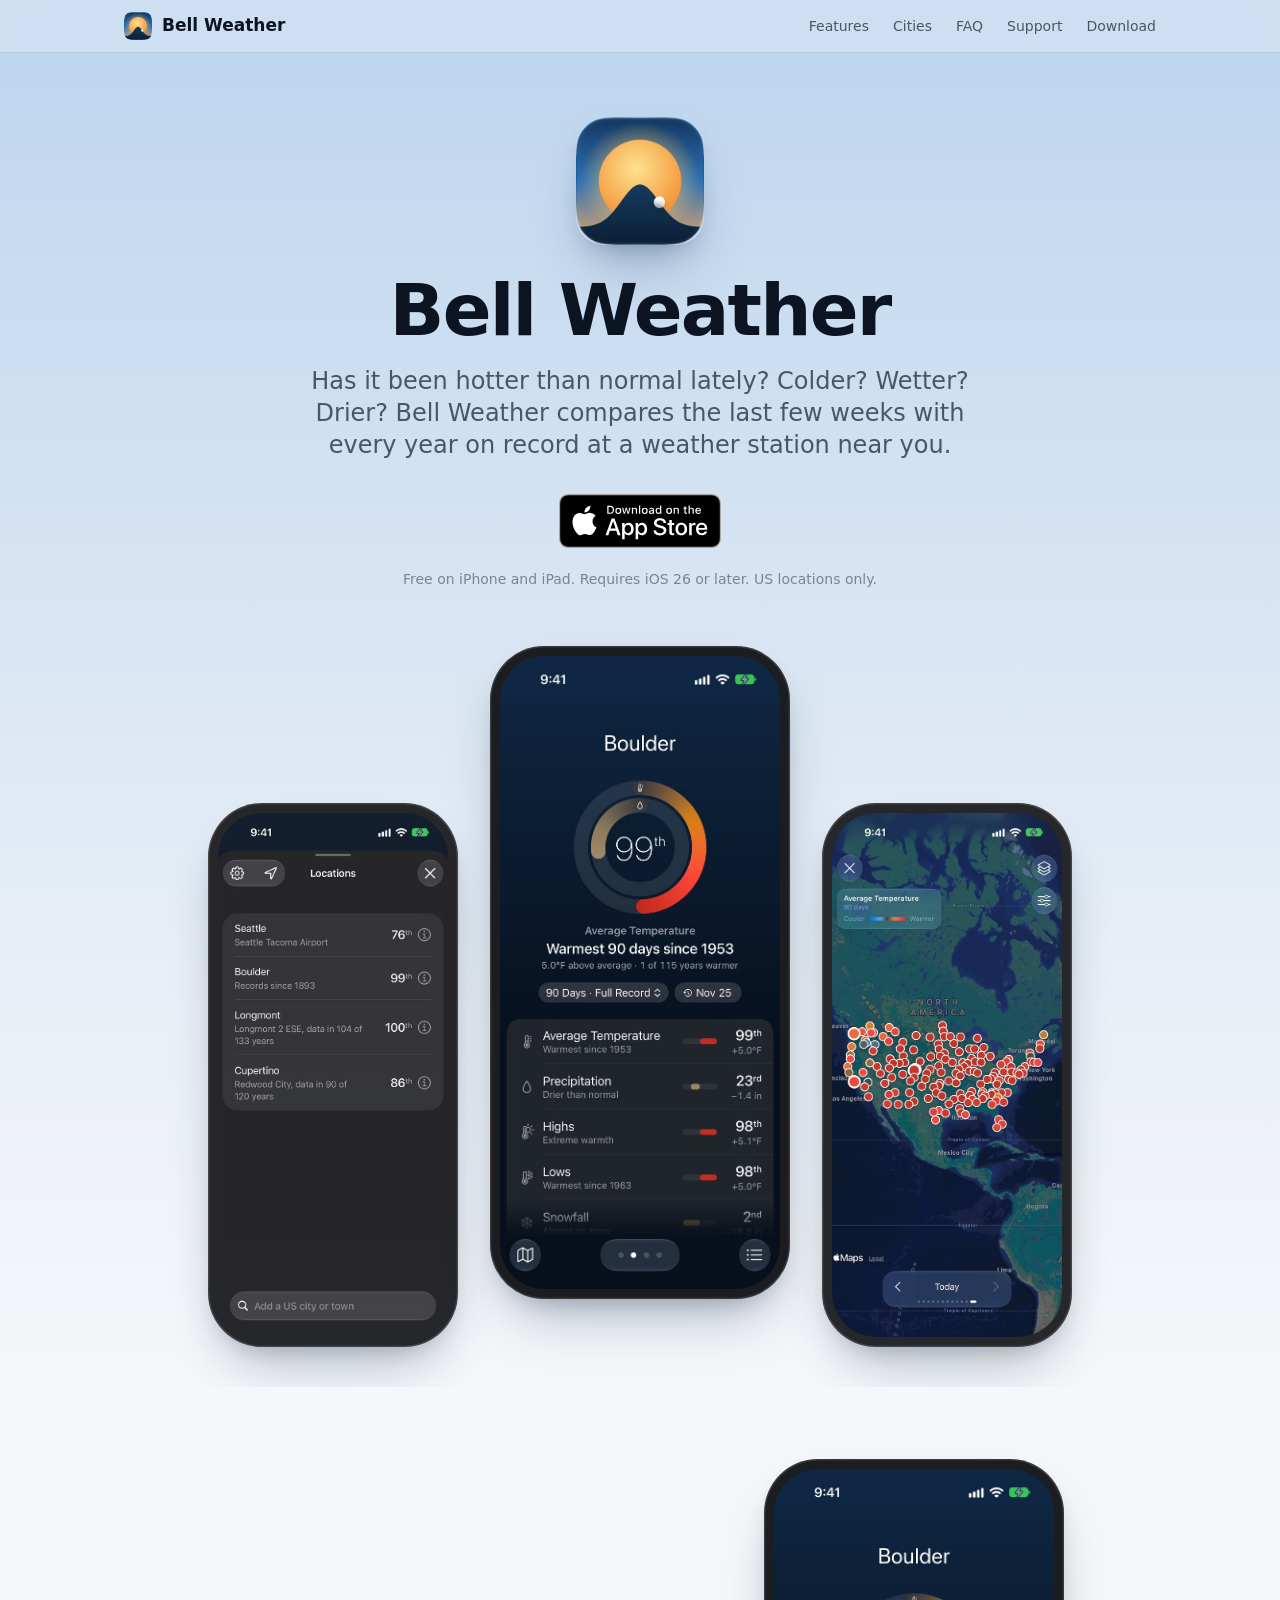
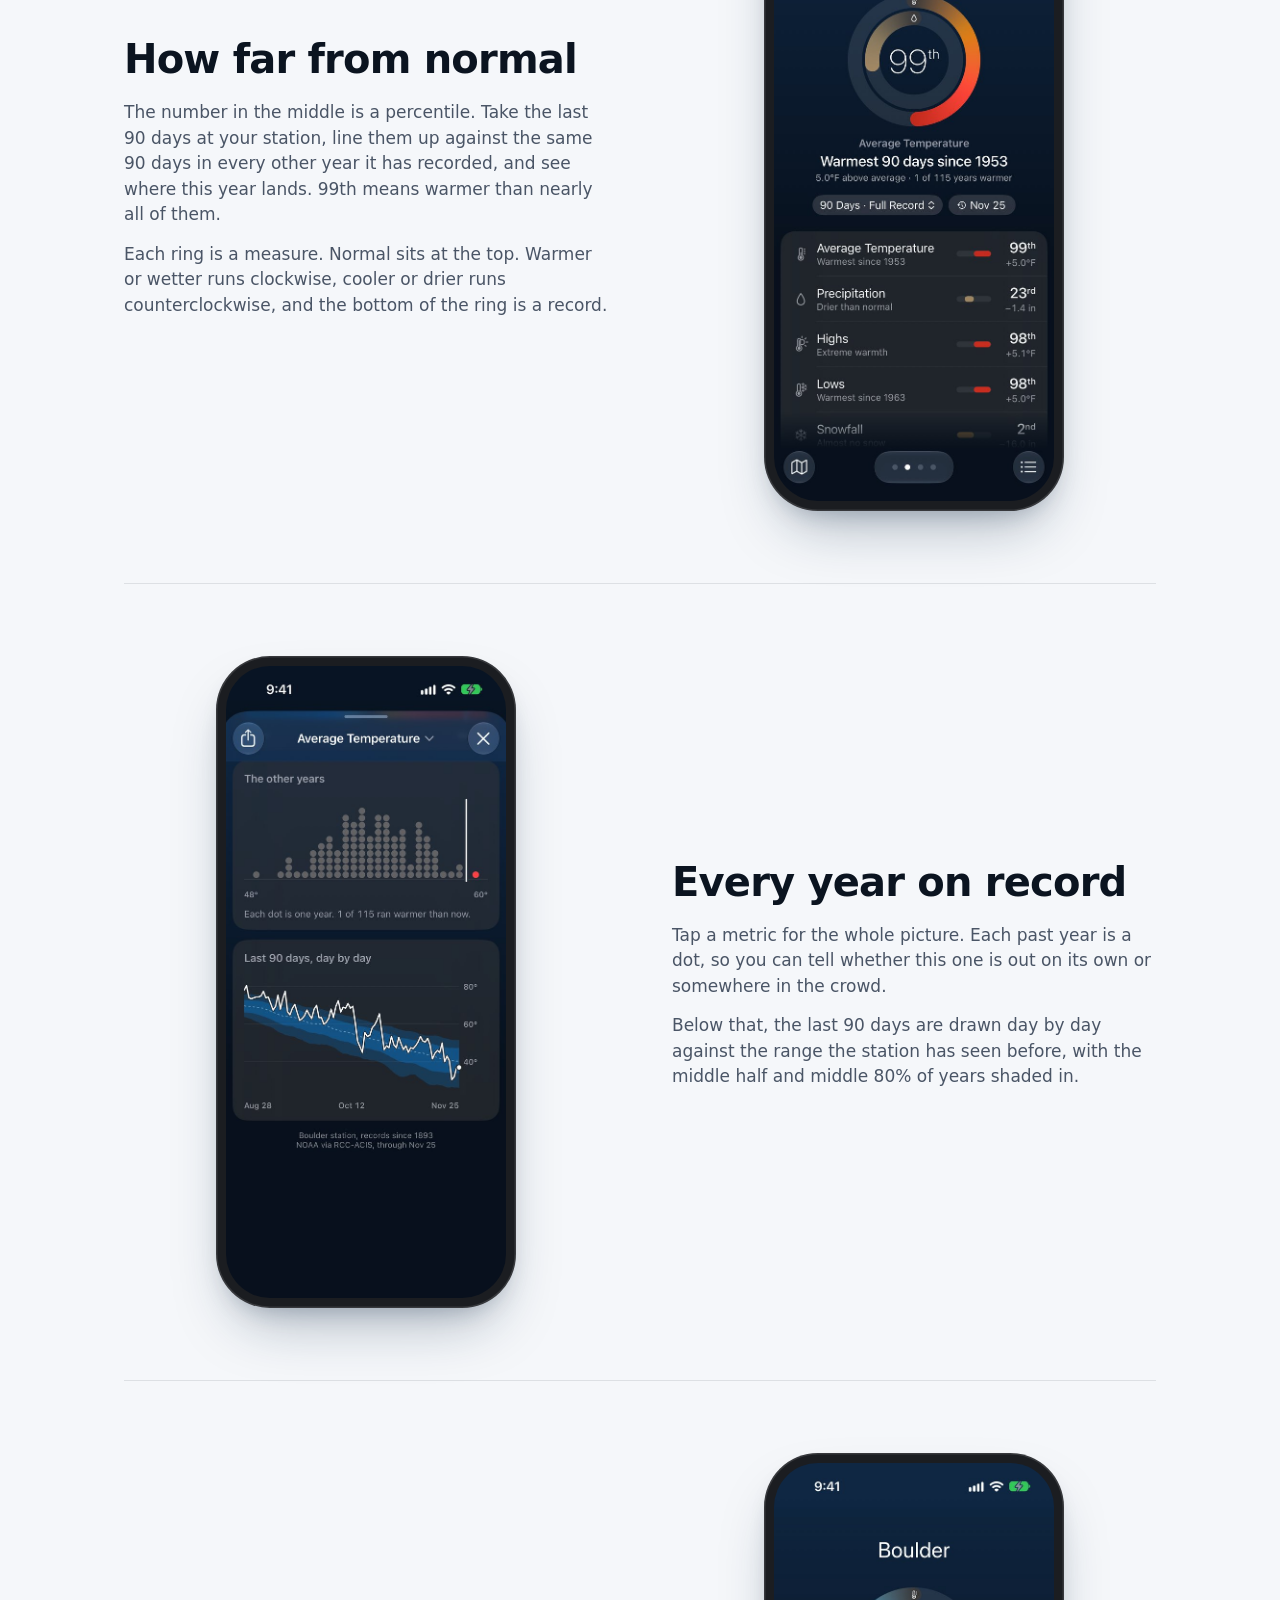
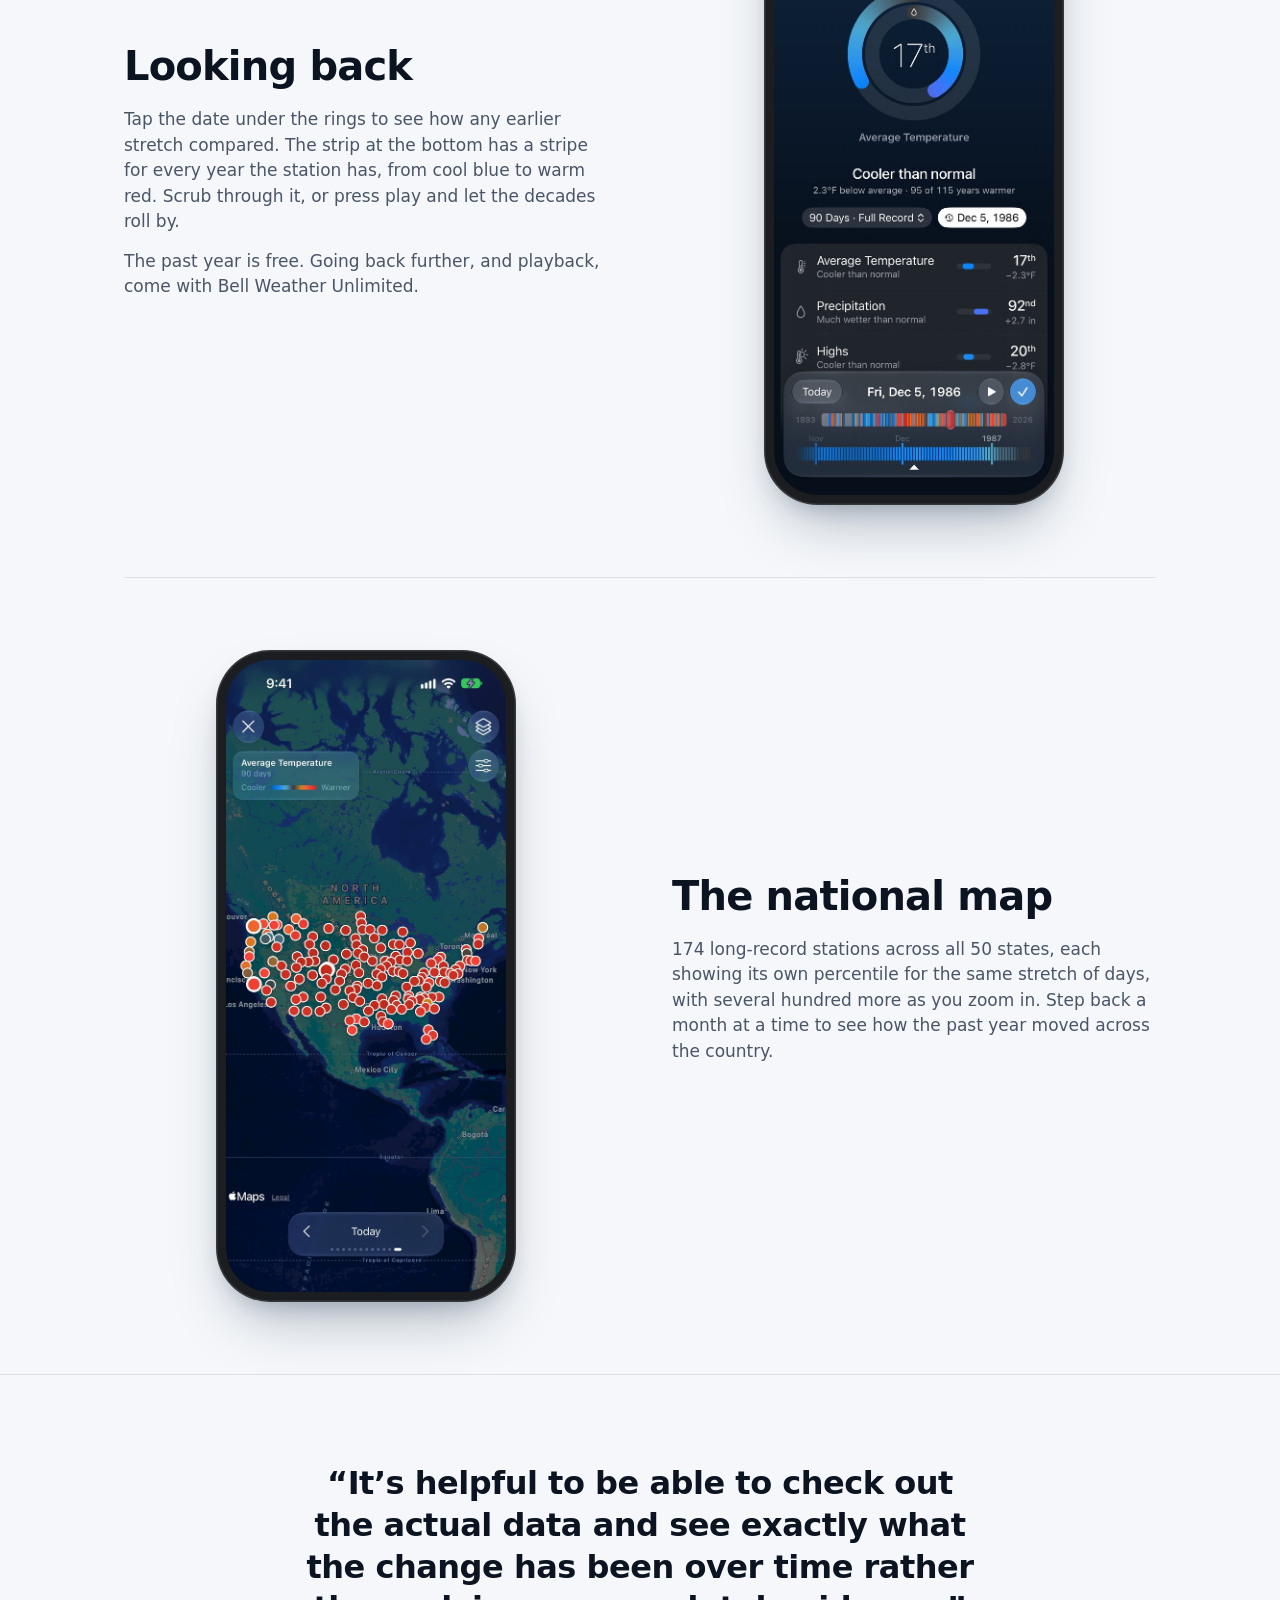
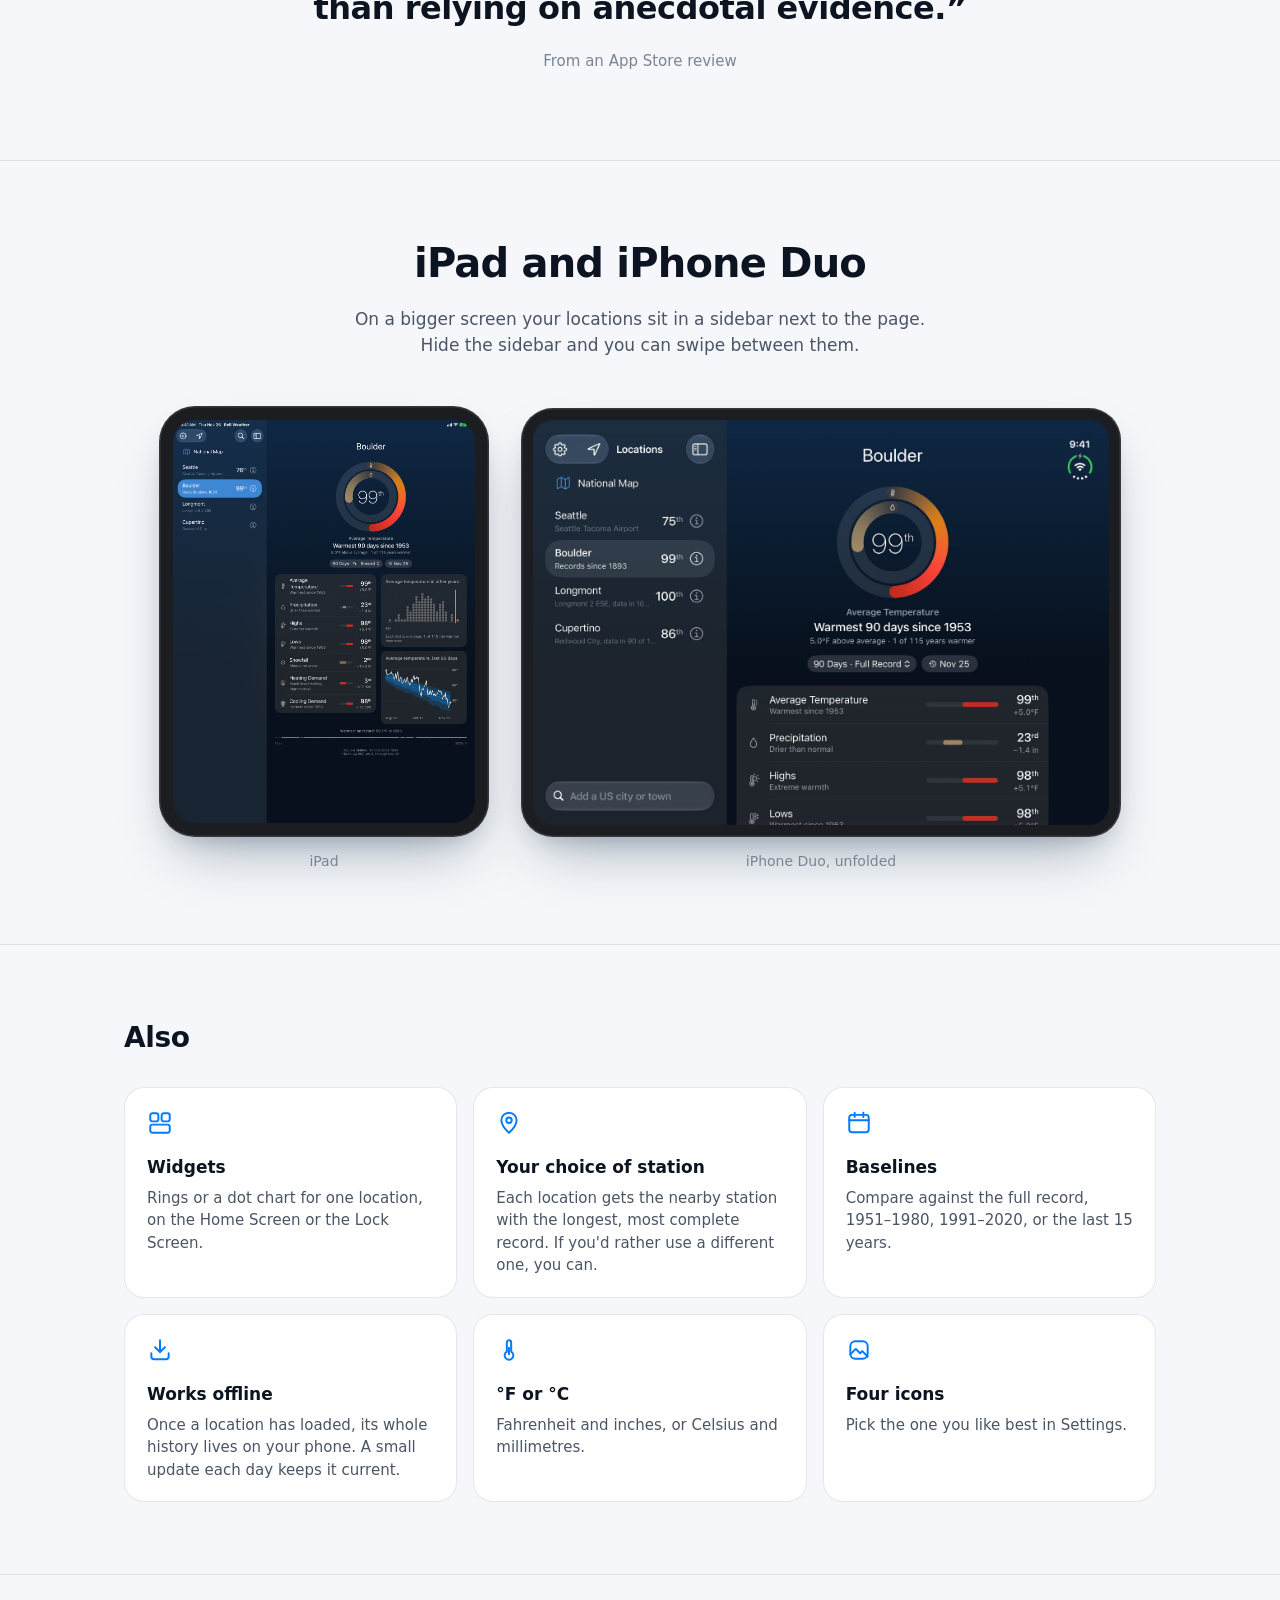
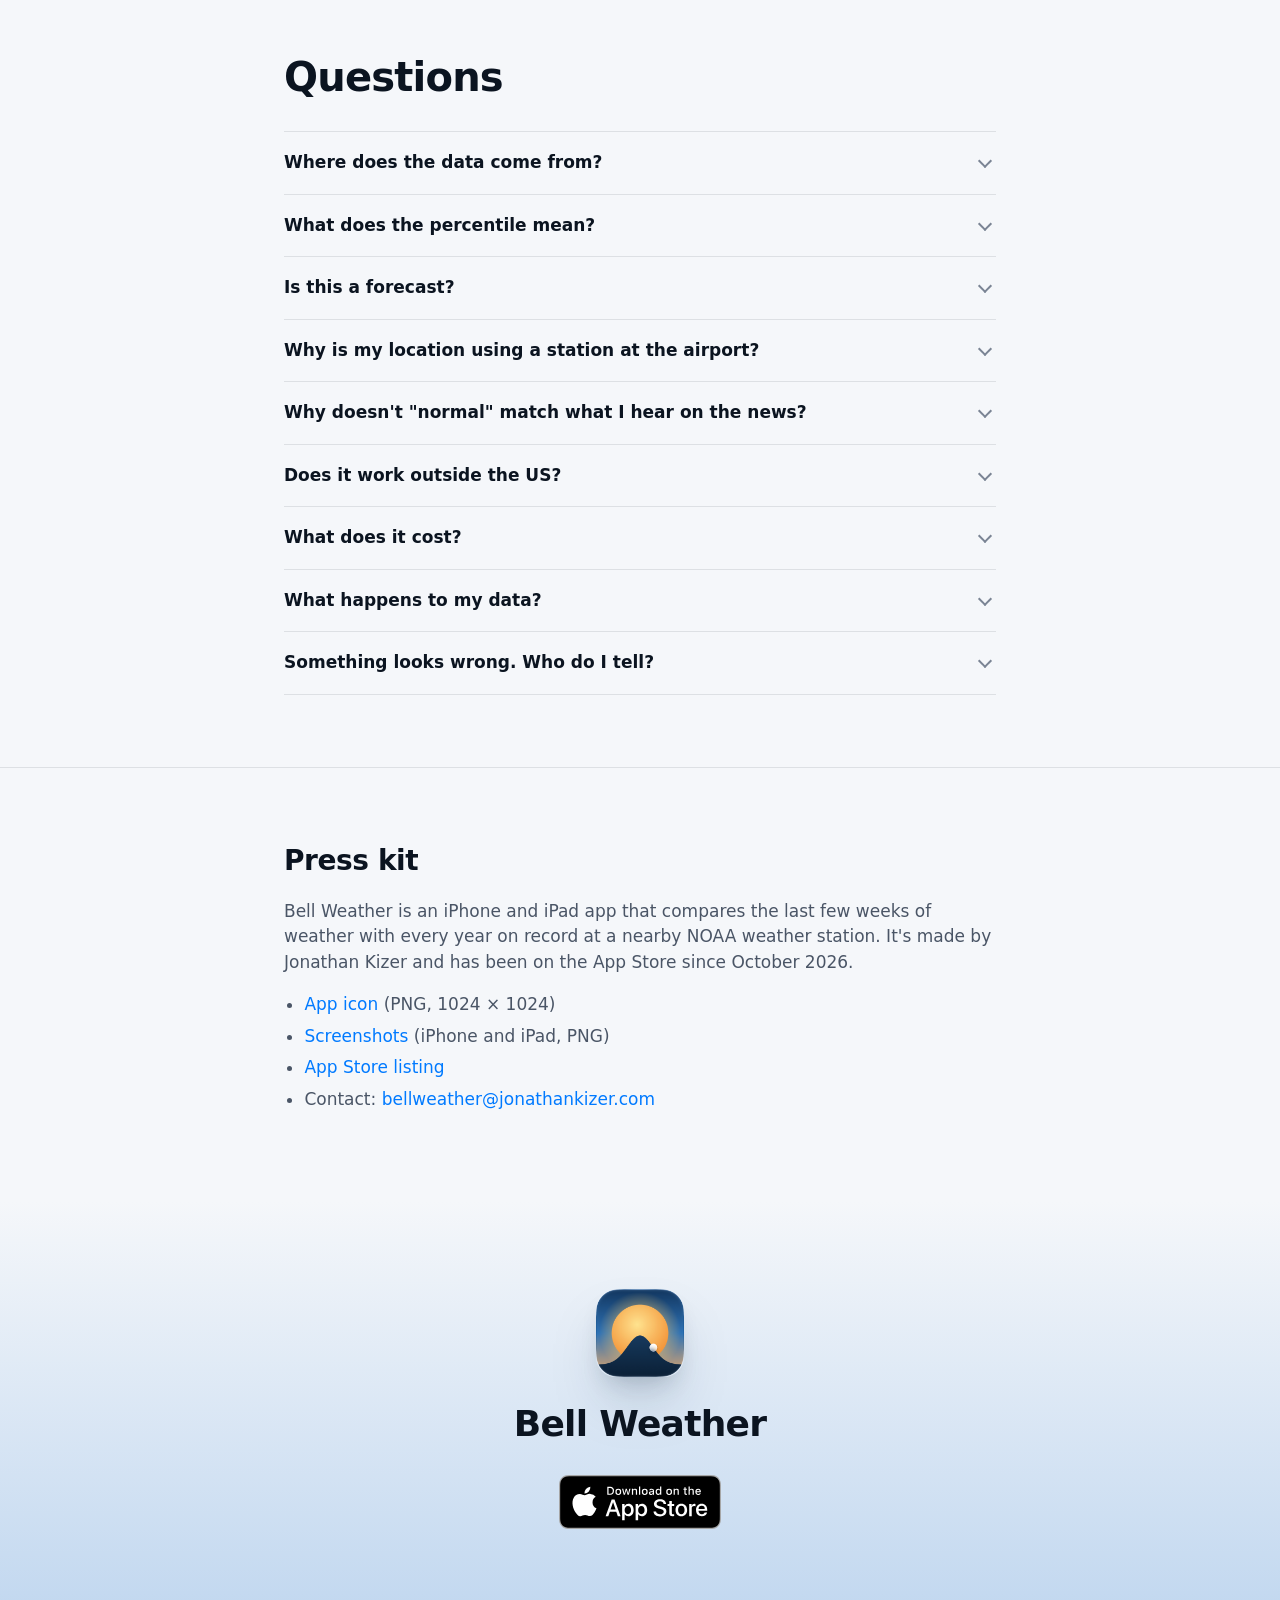
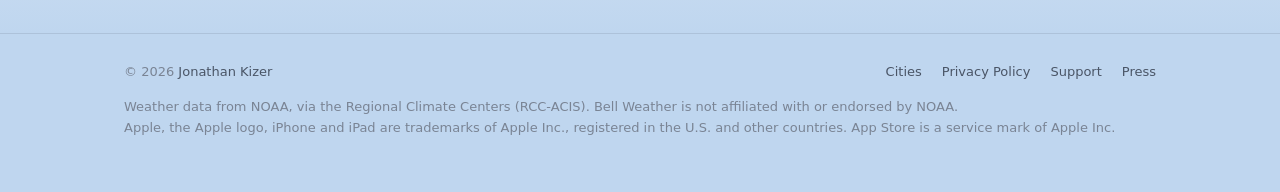
<file: index.html>
<!doctype html>
<html lang="en">
<head>
  <meta charset="utf-8">
  <meta name="viewport" content="width=device-width, initial-scale=1">
  <title>Bell Weather</title>
  <meta name="description" content="Has it been hotter than normal lately? Bell Weather compares the last few weeks with every year on record at a weather station near you. For iPhone and iPad.">
  <meta name="apple-itunes-app" content="app-id=6799502613">
  <meta name="theme-color" content="#bfd6ef" media="(prefers-color-scheme: light)">
  <meta name="theme-color" content="#0f2743" media="(prefers-color-scheme: dark)">
  <link rel="canonical" href="https://bellweather.dev/">
  <link rel="icon" type="image/png" href="assets/img/favicon.png">
  <link rel="apple-touch-icon" href="assets/img/apple-touch-icon.png">
  <link rel="stylesheet" href="assets/style.css?v=3">

  <meta property="og:type" content="website">
  <meta property="og:url" content="https://bellweather.dev/">
  <meta property="og:title" content="Bell Weather">
  <meta property="og:description" content="Has it been hotter than normal lately? Colder? Wetter? Drier? Bell Weather compares the last few weeks with every year on record.">
  <meta property="og:image" content="https://bellweather.dev/assets/img/og.png">
  <meta property="og:image:width" content="1200">
  <meta property="og:image:height" content="630">
  <meta name="twitter:card" content="summary_large_image">
</head>
<body>

<nav class="nav">
  <div class="wrap">
    <a class="brand" href="./"><img src="assets/img/apple-touch-icon.png" alt="">Bell Weather</a>
    <ul>
      <li class="hide-sm"><a href="#features">Features</a></li>
      <li class="hide-sm"><a href="/weather/">Cities</a></li>
      <li><a href="#faq">FAQ</a></li>
      <li><a href="/support">Support</a></li>
      <li><a href="https://apps.apple.com/app/apple-store/id6799502613?pt=118929077&amp;ct=site&amp;mt=8">Download</a></li>
    </ul>
  </div>
</nav>

<header class="hero">
  <div class="wrap">
    <img class="icon" src="assets/img/icon.png" width="128" height="128" alt="Bell Weather app icon">
    <h1>Bell Weather</h1>
    <p class="lede">Has it been hotter than normal lately? Colder? Wetter? Drier? Bell Weather compares the last few weeks with every year on record at a weather station near you.</p>
    <a class="badge" href="https://apps.apple.com/app/apple-store/id6799502613?pt=118929077&amp;ct=site&amp;mt=8"><img src="assets/img/app-store-badge.svg" alt="Download on the App Store" width="162" height="54"></a>
    <p class="fine">Free on iPhone and iPad. Requires iOS 26 or later. US locations only.</p>

    <div class="phones" aria-hidden="true">
      <div class="phone"><img src="assets/img/iphone-05-locations.jpg" alt="" width="603" height="1311"></div>
      <div class="phone"><img src="assets/img/iphone-01-hero.jpg" alt="" width="603" height="1311"></div>
      <div class="phone"><img src="assets/img/iphone-04-map.jpg" alt="" width="603" height="1311"></div>
    </div>
  </div>
</header>

<main id="features">
  <div class="wrap">

    <section class="feature">
      <div class="text">
        <h2>How far from normal</h2>
        <p>The number in the middle is a percentile. Take the last 90 days at your station, line them up against the same 90 days in every other year it has recorded, and see where this year lands. 99th means warmer than nearly all of them.</p>
        <p>Each ring is a measure. Normal sits at the top. Warmer or wetter runs clockwise, cooler or drier runs counterclockwise, and the bottom of the ring is a record.</p>
      </div>
      <div class="media">
        <div class="phone"><img src="assets/img/iphone-01-hero.jpg" alt="Bell Weather showing Boulder in the 99th percentile for average temperature over the last 90 days" width="603" height="1311" loading="lazy"></div>
      </div>
    </section>

    <section class="feature flip">
      <div class="text">
        <h2>Every year on record</h2>
        <p>Tap a metric for the whole picture. Each past year is a dot, so you can tell whether this one is out on its own or somewhere in the crowd.</p>
        <p>Below that, the last 90 days are drawn day by day against the range the station has seen before, with the middle half and middle 80% of years shaded in.</p>
      </div>
      <div class="media">
        <div class="phone"><img src="assets/img/iphone-02-detail.jpg" alt="Detail view with a dot for each of 115 past years and a 90-day chart against historical bands" width="603" height="1311" loading="lazy"></div>
      </div>
    </section>

    <section class="feature">
      <div class="text">
        <h2>Looking back</h2>
        <p>Tap the date under the rings to see how any earlier stretch compared. The strip at the bottom has a stripe for every year the station has, from cool blue to warm red. Scrub through it, or press play and let the decades roll by.</p>
        <p>The past year is free. Going back further, and playback, come with Bell Weather Unlimited.</p>
      </div>
      <div class="media">
        <div class="phone"><img src="assets/img/iphone-03-timeline.jpg" alt="Timeline scrubbed back to December 1986, showing a cool 17th percentile" width="603" height="1311" loading="lazy"></div>
      </div>
    </section>

    <section class="feature flip">
      <div class="text">
        <h2>The national map</h2>
        <p>174 long-record stations across all 50 states, each showing its own percentile for the same stretch of days, with several hundred more as you zoom in. Step back a month at a time to see how the past year moved across the country.</p>
      </div>
      <div class="media">
        <div class="phone"><img src="assets/img/iphone-04-map.jpg" alt="Map of the United States with a colored dot for each of 174 weather stations" width="603" height="1311" loading="lazy"></div>
      </div>
    </section>

  </div>

  <section class="quote">
    <div class="wrap">
      <figure>
        <blockquote>
          <p>It’s helpful to be able to check out the actual data and see exactly what the change has been over time rather than relying on anecdotal evidence.</p>
        </blockquote>
        <figcaption>From an App Store review</figcaption>
      </figure>
    </div>
  </section>

  <section class="wide">
    <div class="wrap">
      <h2>iPad and iPhone Duo</h2>
      <p>On a bigger screen your locations sit in a sidebar next to the page. Hide the sidebar and you can swipe between them.</p>
      <div class="devices">
        <figure>
          <div class="tablet"><img src="assets/img/ipad-hero.jpg" alt="Bell Weather on iPad with a sidebar of saved locations" width="1200" height="1600" loading="lazy"></div>
          <figcaption>iPad</figcaption>
        </figure>
        <figure>
          <div class="fold"><img src="assets/img/duo-inner-hero.jpg" alt="Bell Weather unfolded on iPhone Duo, with locations in a sidebar" width="1400" height="985" loading="lazy"></div>
          <figcaption>iPhone Duo, unfolded</figcaption>
        </figure>
      </div>
    </div>
  </section>

  <section class="also">
    <div class="wrap">
      <h2>Also</h2>
      <div class="grid">
        <div class="tile">
          <svg viewBox="0 0 24 24" fill="none" stroke="currentColor" stroke-width="1.8" stroke-linecap="round" stroke-linejoin="round" aria-hidden="true"><rect x="3" y="3" width="7.5" height="7.5" rx="2"/><rect x="13.5" y="3" width="7.5" height="7.5" rx="2"/><rect x="3" y="13.5" width="18" height="7.5" rx="2"/></svg>
          <h3>Widgets</h3>
          <p>Rings or a dot chart for one location, on the Home Screen or the Lock Screen.</p>
        </div>
        <div class="tile">
          <svg viewBox="0 0 24 24" fill="none" stroke="currentColor" stroke-width="1.8" stroke-linecap="round" stroke-linejoin="round" aria-hidden="true"><path d="M12 21s-7-6.2-7-11.5A7 7 0 0 1 19 9.5C19 14.8 12 21 12 21z"/><circle cx="12" cy="9.5" r="2.5"/></svg>
          <h3>Your choice of station</h3>
          <p>Each location gets the nearby station with the longest, most complete record. If you'd rather use a different one, you can.</p>
        </div>
        <div class="tile">
          <svg viewBox="0 0 24 24" fill="none" stroke="currentColor" stroke-width="1.8" stroke-linecap="round" stroke-linejoin="round" aria-hidden="true"><rect x="3" y="4.5" width="18" height="16" rx="2.5"/><path d="M3 9.5h18M8 2.5v4M16 2.5v4"/></svg>
          <h3>Baselines</h3>
          <p>Compare against the full record, 1951–1980, 1991–2020, or the last 15 years.</p>
        </div>
        <div class="tile">
          <svg viewBox="0 0 24 24" fill="none" stroke="currentColor" stroke-width="1.8" stroke-linecap="round" stroke-linejoin="round" aria-hidden="true"><path d="M12 3v11M7.5 9.5 12 14l4.5-4.5"/><path d="M4 15v3a2.5 2.5 0 0 0 2.5 2.5h11A2.5 2.5 0 0 0 20 18v-3"/></svg>
          <h3>Works offline</h3>
          <p>Once a location has loaded, its whole history lives on your phone. A small update each day keeps it current.</p>
        </div>
        <div class="tile">
          <svg viewBox="0 0 24 24" fill="none" stroke="currentColor" stroke-width="1.8" stroke-linecap="round" stroke-linejoin="round" aria-hidden="true"><path d="M10 13.5V5a2 2 0 1 1 4 0v8.5a4 4 0 1 1-4 0z"/><path d="M12 10v6"/></svg>
          <h3>°F or °C</h3>
          <p>Fahrenheit and inches, or Celsius and millimetres.</p>
        </div>
        <div class="tile">
          <svg viewBox="0 0 24 24" fill="none" stroke="currentColor" stroke-width="1.8" stroke-linecap="round" stroke-linejoin="round" aria-hidden="true"><rect x="4" y="4" width="16" height="16" rx="4.5"/><path d="M4 16l5-5 4 4 2-2 5 5"/></svg>
          <h3>Four icons</h3>
          <p>Pick the one you like best in Settings.</p>
        </div>
      </div>
    </div>
  </section>

  <section class="faq" id="faq">
    <div class="wrap">
      <h2>Questions</h2>

      <details>
        <summary>Where does the data come from?</summary>
        <div>
          <p>Daily station records from NOAA's <a href="https://www.ncei.noaa.gov/products/land-based-station/global-historical-climatology-network-daily">Global Historical Climatology Network</a>, served through the Regional Climate Centers' <a href="https://www.rcc-acis.org/">ACIS</a> system. When you add a location, Bell Weather downloads the station's entire daily history, then keeps it up to date with a small update each day.</p>
          <p>Bell Weather isn't affiliated with or endorsed by NOAA or the Regional Climate Centers.</p>
        </div>
      </details>

      <details>
        <summary>What does the percentile mean?</summary>
        <div>
          <p>Take the last 90 days at a station. Then take the same 90 calendar days from every other year that station has on record, and put them all in order. If this year lands above 70 of the 80 other years, that's the 88th percentile. If it's above 40 of them, that's the 50th.</p>
          <p>Years that tie split the difference, so a year matching ten others counts as beating five of them. You can switch to 30 or 60 days.</p>
        </div>
      </details>

      <details>
        <summary>Is this a forecast?</summary>
        <div>
          <p>No. There are no models or predictions anywhere in the app. Bell Weather only compares measurements that have already been taken, going back as far as the station does.</p>
        </div>
      </details>

      <details>
        <summary>Why is my location using a station at the airport?</summary>
        <div>
          <p>Stations are picked for how many years they cover and how complete their records are, so the one chosen for a location isn't always the closest. The best record is often at an airport rather than in town. You can see the alternatives, with how much of each record is usable, and switch to any of them. Different stations are never mixed in one comparison.</p>
        </div>
      </details>

      <details>
        <summary>Why doesn't "normal" match what I hear on the news?</summary>
        <div>
          <p>Forecasters usually mean the 1991–2020 average, which is NOAA's current set of official climate normals. Bell Weather defaults to the station's full record, which for many stations goes back more than a century. You can switch to 1951–1980, 1991–2020 or the last 15 years, and the answer can move quite a bit depending on which you pick.</p>
        </div>
      </details>

      <details>
        <summary>Does it work outside the US?</summary>
        <div>
          <p>Not at the moment. Locations need to be in the United States, including Alaska and Hawaii.</p>
        </div>
      </details>

      <details>
        <summary>What does it cost?</summary>
        <div>
          <p>Bell Weather is free to download, and two saved locations are free. Bell Weather Unlimited is a one-time $4.99 purchase that adds unlimited locations and the timeline back through every past year. There's no subscription, and it works with Family Sharing.</p>
          <p>If you downloaded Bell Weather before version 1.1, you already have Unlimited.</p>
        </div>
      </details>

      <details>
        <summary>What happens to my data?</summary>
        <div>
          <p>There's no account, no ads and no analytics. Besides requests for weather data and map searches, the only thing that leaves your device is your list of places, which syncs through your own iCloud account. If you use your current location, it's rounded to about a kilometer and used only to find nearby stations. The full <a href="/privacy">privacy policy</a> has the details.</p>
        </div>
      </details>

      <details>
        <summary>Something looks wrong. Who do I tell?</summary>
        <div>
          <p>Email <a href="mailto:bellweather@jonathankizer.com?subject=Bell%20Weather">bellweather@jonathankizer.com</a>, or use Send feedback in the app's Settings, which fills in your app version and the stations you've saved. If the problem is in the station's own readings, I can't fix those, but I can at least tell you so.</p>
        </div>
      </details>
    </div>
  </section>

  <section class="press" id="press">
    <div class="wrap">
      <h2>Press kit</h2>
      <p>Bell Weather is an iPhone and iPad app that compares the last few weeks of weather with every year on record at a nearby NOAA weather station. It's made by Jonathan Kizer and has been on the App Store since October 2026.</p>
      <ul>
        <li><a href="press/bell-weather-icon-1024.png" download>App icon</a> (PNG, 1024 × 1024)</li>
        <li><a href="press/bell-weather-screenshots.zip" download>Screenshots</a> (iPhone and iPad, PNG)</li>
        <li><a href="https://apps.apple.com/app/id6799502613">App Store listing</a></li>
        <li>Contact: <a href="mailto:bellweather@jonathankizer.com?subject=Bell%20Weather%20press">bellweather@jonathankizer.com</a></li>
      </ul>
    </div>
  </section>
</main>

<section class="cta">
  <div class="wrap">
    <img class="icon" src="assets/img/icon.png" width="88" height="88" alt="">
    <h2>Bell Weather</h2>
    <a class="badge" href="https://apps.apple.com/app/apple-store/id6799502613?pt=118929077&amp;ct=site&amp;mt=8"><img src="assets/img/app-store-badge.svg" alt="Download on the App Store" width="162" height="54"></a>
  </div>
</section>

<footer>
  <div class="wrap">
    <div class="row">
      <span>© 2026 <a href="https://jonathankizer.com">Jonathan Kizer</a></span>
      <ul>
        <li><a href="/weather/">Cities</a></li>
        <li><a href="/privacy">Privacy Policy</a></li>
        <li><a href="/support">Support</a></li>
        <li><a href="#press">Press</a></li>
      </ul>
    </div>
    <p class="legal">Weather data from NOAA, via the Regional Climate Centers (RCC-ACIS). Bell Weather is not affiliated with or endorsed by NOAA.<br>
    Apple, the Apple logo, iPhone and iPad are trademarks of Apple Inc., registered in the U.S. and other countries. App Store is a service mark of Apple Inc.</p>
  </div>
</footer>

</body>
</html>
</file>
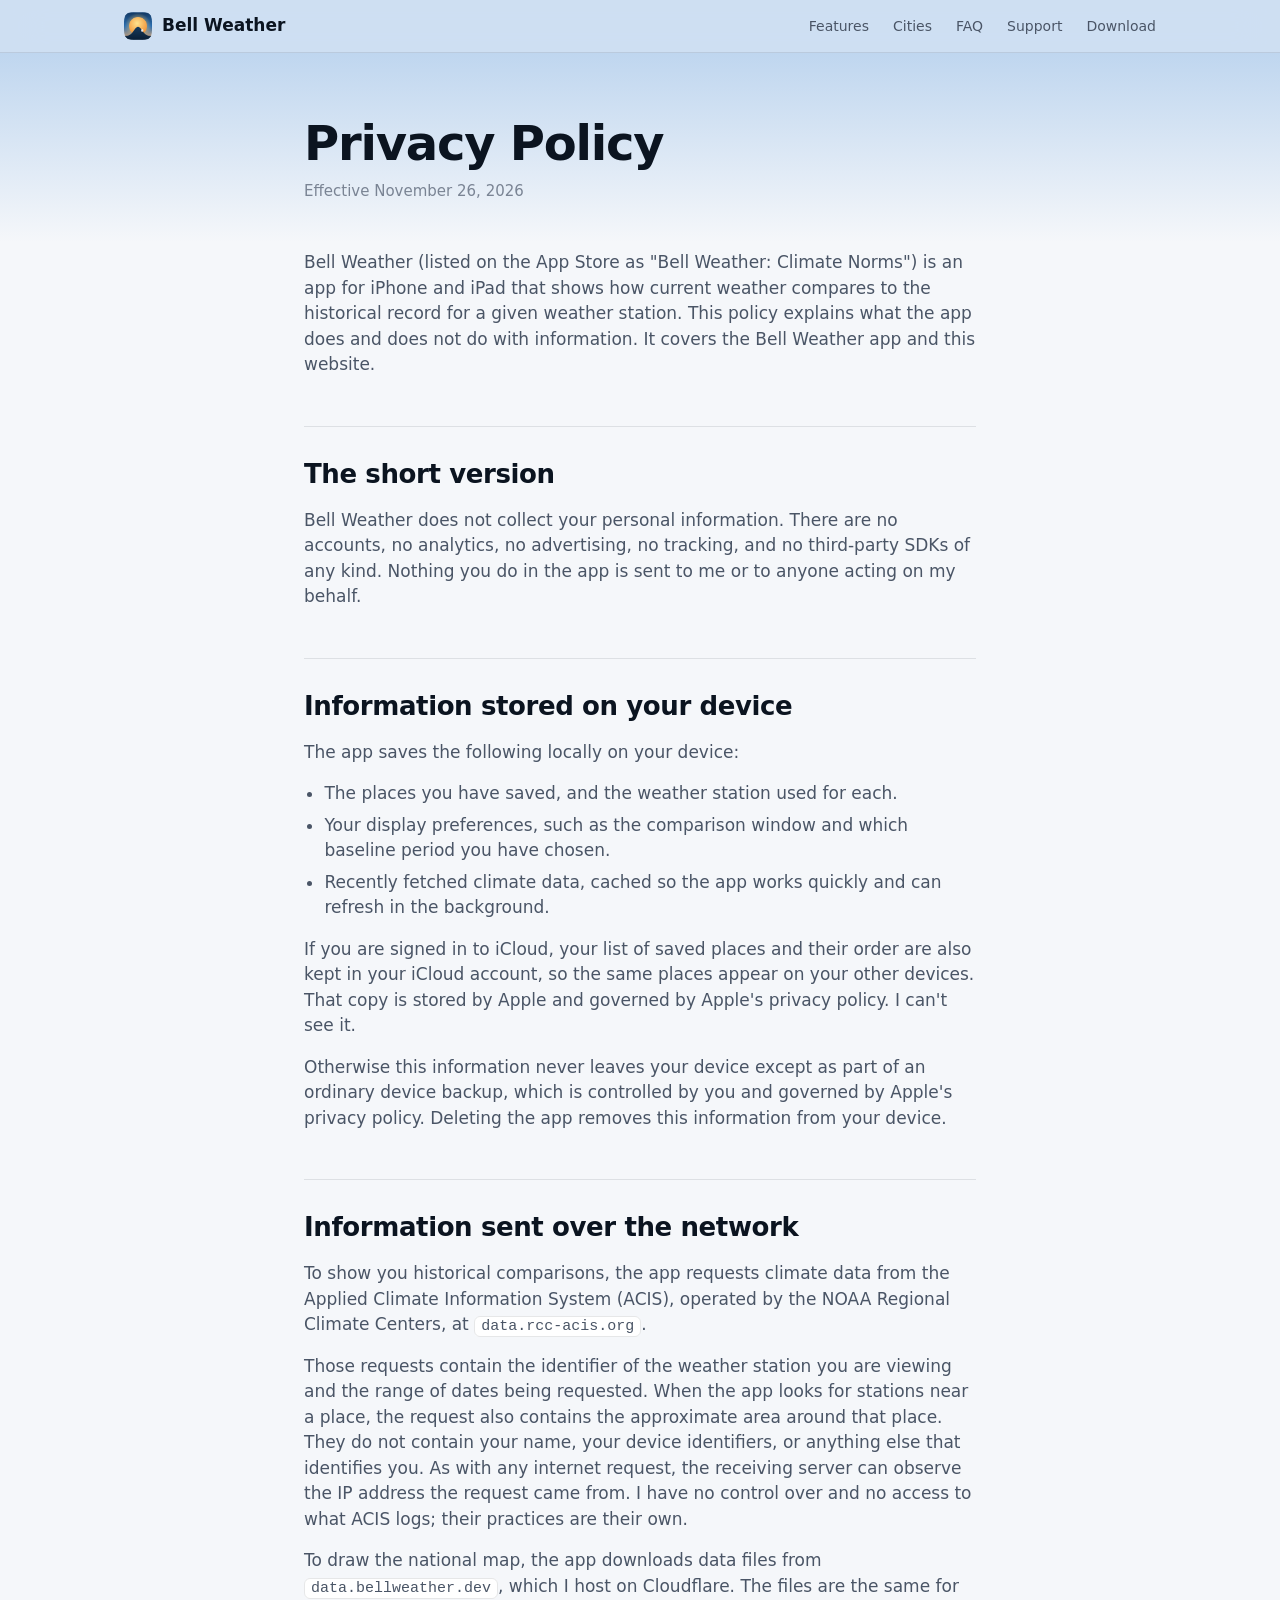
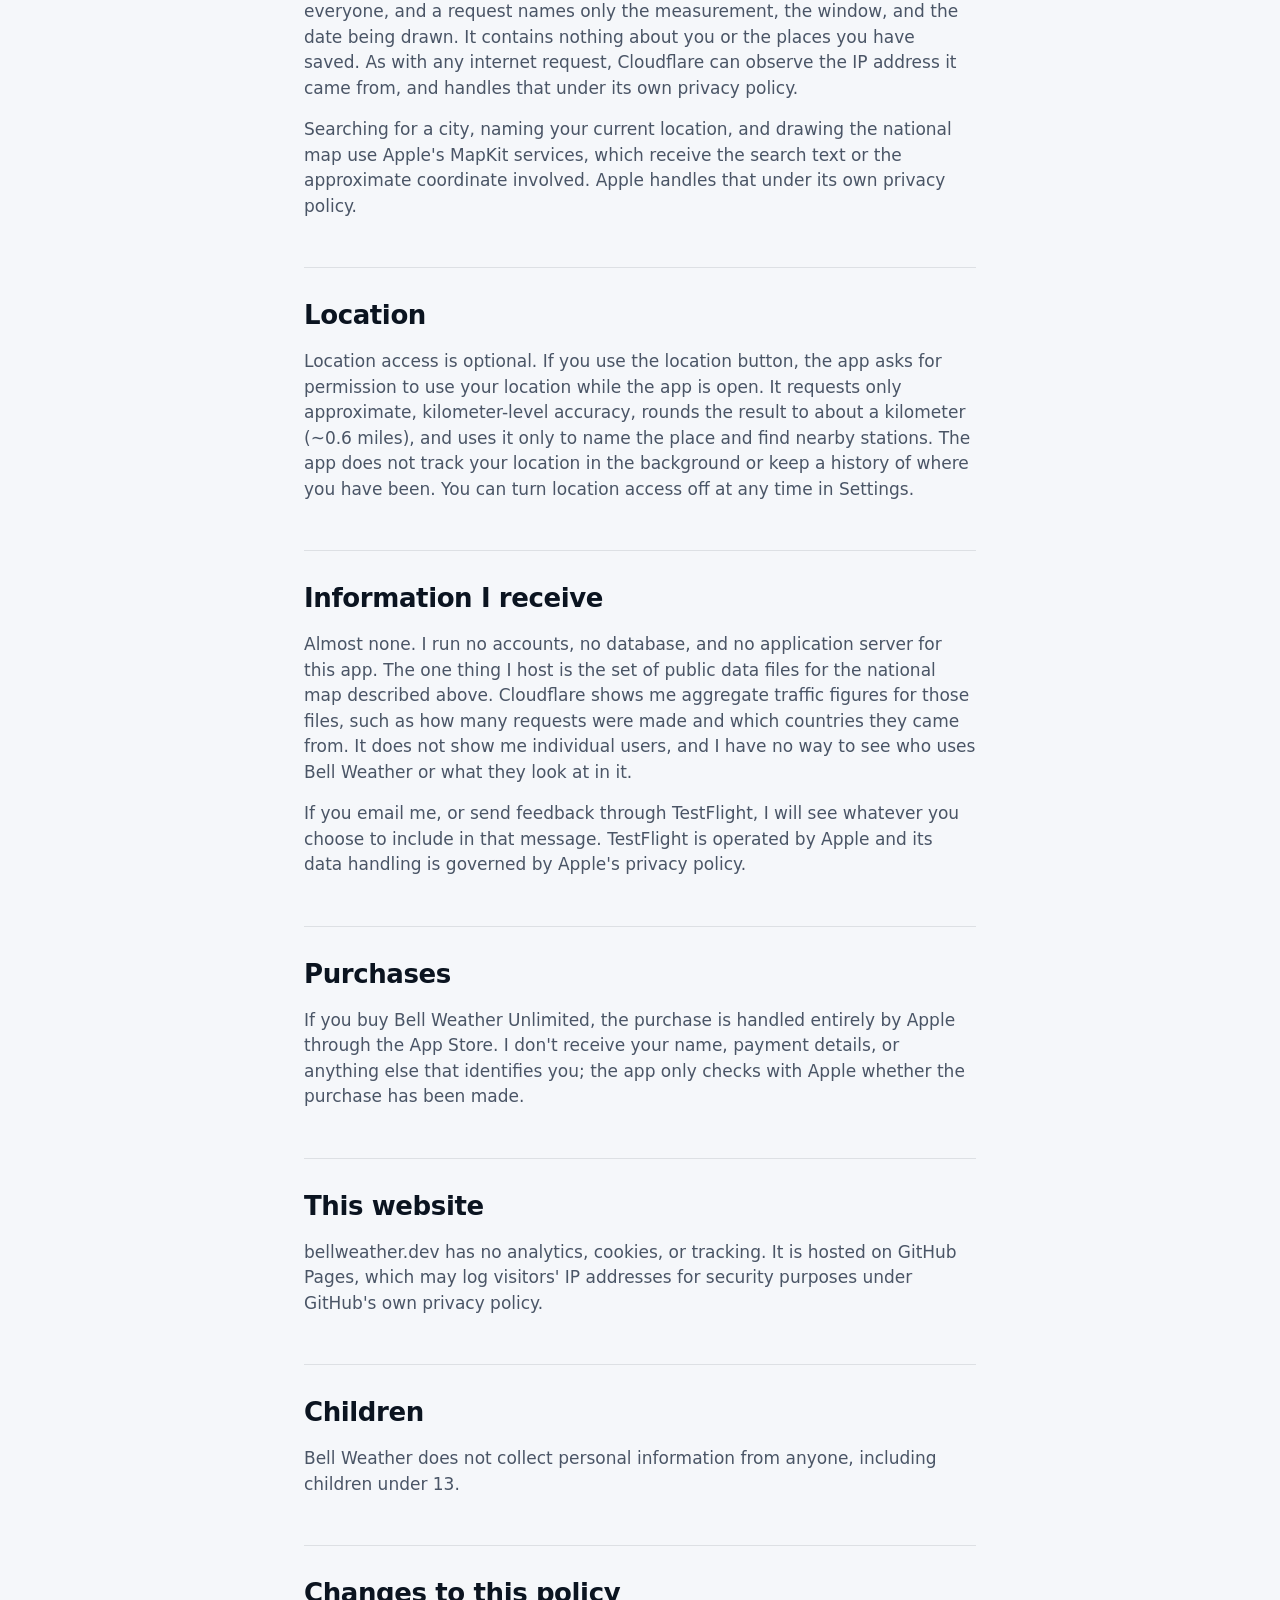
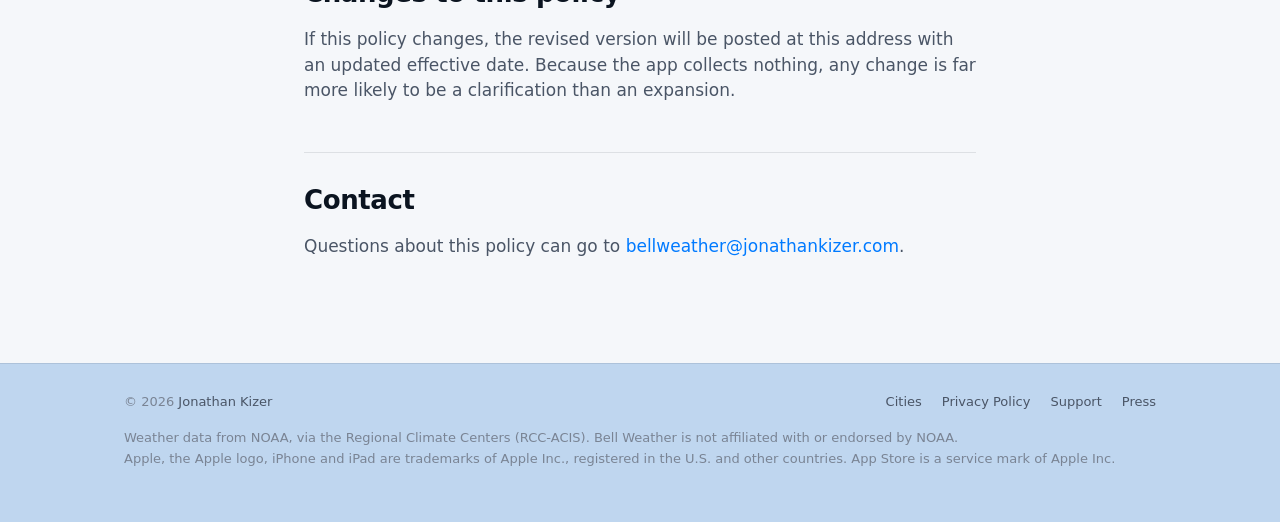
<file: privacy.html>
<!doctype html>
<html lang="en">
<head>
  <meta charset="utf-8">
  <meta name="viewport" content="width=device-width, initial-scale=1">
  <title>Bell Weather Privacy Policy</title>
  <meta name="description" content="Privacy policy for the Bell Weather app.">
  <meta name="apple-itunes-app" content="app-id=6799502613">
  <meta name="theme-color" content="#bfd6ef" media="(prefers-color-scheme: light)">
  <meta name="theme-color" content="#0f2743" media="(prefers-color-scheme: dark)">
  <link rel="canonical" href="https://bellweather.dev/privacy">
  <link rel="icon" type="image/png" href="/assets/img/favicon.png">
  <link rel="apple-touch-icon" href="/assets/img/apple-touch-icon.png">
  <link rel="stylesheet" href="/assets/style.css?v=3">
</head>
<body>

<nav class="nav">
  <div class="wrap">
    <a class="brand" href="/"><img src="/assets/img/apple-touch-icon.png" alt="">Bell Weather</a>
    <ul>
      <li class="hide-sm"><a href="/#features">Features</a></li>
      <li class="hide-sm"><a href="/weather/">Cities</a></li>
      <li><a href="/#faq">FAQ</a></li>
      <li><a href="/support">Support</a></li>
      <li><a href="https://apps.apple.com/app/apple-store/id6799502613?pt=118929077&amp;ct=site&amp;mt=8">Download</a></li>
    </ul>
  </div>
</nav>

<header class="doc-head">
  <div class="wrap">
    <h1>Privacy Policy</h1>
    <p class="meta">Effective November 26, 2026</p>
  </div>
</header>

<main class="doc">
  <div class="wrap">
    <p>Bell Weather (listed on the App Store as "Bell Weather: Climate Norms") is an app for iPhone and iPad that shows how current weather compares to the historical record for a given weather station. This policy explains what the app does and does not do with information. It covers the Bell Weather app and this website.</p>

    <h2>The short version</h2>
    <p>Bell Weather does not collect your personal information. There are no accounts, no analytics, no advertising, no tracking, and no third-party SDKs of any kind. Nothing you do in the app is sent to me or to anyone acting on my behalf.</p>

    <h2>Information stored on your device</h2>
    <p>The app saves the following locally on your device:</p>
    <ul>
      <li>The places you have saved, and the weather station used for each.</li>
      <li>Your display preferences, such as the comparison window and which baseline period you have chosen.</li>
      <li>Recently fetched climate data, cached so the app works quickly and can refresh in the background.</li>
    </ul>
    <p>If you are signed in to iCloud, your list of saved places and their order are also kept in your iCloud account, so the same places appear on your other devices. That copy is stored by Apple and governed by Apple's privacy policy. I can't see it.</p>
    <p>Otherwise this information never leaves your device except as part of an ordinary device backup, which is controlled by you and governed by Apple's privacy policy. Deleting the app removes this information from your device.</p>

    <h2>Information sent over the network</h2>
    <p>To show you historical comparisons, the app requests climate data from the Applied Climate Information System (ACIS), operated by the NOAA Regional Climate Centers, at <code>data.rcc-acis.org</code>.</p>
    <p>Those requests contain the identifier of the weather station you are viewing and the range of dates being requested. When the app looks for stations near a place, the request also contains the approximate area around that place. They do not contain your name, your device identifiers, or anything else that identifies you. As with any internet request, the receiving server can observe the IP address the request came from. I have no control over and no access to what ACIS logs; their practices are their own.</p>
    <p>To draw the national map, the app downloads data files from <code>data.bellweather.dev</code>, which I host on Cloudflare. The files are the same for everyone, and a request names only the measurement, the window, and the date being drawn. It contains nothing about you or the places you have saved. As with any internet request, Cloudflare can observe the IP address it came from, and handles that under its own privacy policy.</p>
    <p>Searching for a city, naming your current location, and drawing the national map use Apple's MapKit services, which receive the search text or the approximate coordinate involved. Apple handles that under its own privacy policy.</p>

    <h2>Location</h2>
    <p>Location access is optional. If you use the location button, the app asks for permission to use your location while the app is open. It requests only approximate, kilometer-level accuracy, rounds the result to about a kilometer (~0.6 miles), and uses it only to name the place and find nearby stations. The app does not track your location in the background or keep a history of where you have been. You can turn location access off at any time in Settings.</p>

    <h2>Information I receive</h2>
    <p>Almost none. I run no accounts, no database, and no application server for this app. The one thing I host is the set of public data files for the national map described above. Cloudflare shows me aggregate traffic figures for those files, such as how many requests were made and which countries they came from. It does not show me individual users, and I have no way to see who uses Bell Weather or what they look at in it.</p>
    <p>If you email me, or send feedback through TestFlight, I will see whatever you choose to include in that message. TestFlight is operated by Apple and its data handling is governed by Apple's privacy policy.</p>

    <h2>Purchases</h2>
    <p>If you buy Bell Weather Unlimited, the purchase is handled entirely by Apple through the App Store. I don't receive your name, payment details, or anything else that identifies you; the app only checks with Apple whether the purchase has been made.</p>

    <h2>This website</h2>
    <p>bellweather.dev has no analytics, cookies, or tracking. It is hosted on GitHub Pages, which may log visitors' IP addresses for security purposes under GitHub's own privacy policy.</p>

    <h2>Children</h2>
    <p>Bell Weather does not collect personal information from anyone, including children under 13.</p>

    <h2>Changes to this policy</h2>
    <p>If this policy changes, the revised version will be posted at this address with an updated effective date. Because the app collects nothing, any change is far more likely to be a clarification than an expansion.</p>

    <h2>Contact</h2>
    <p>Questions about this policy can go to <a href="mailto:bellweather@jonathankizer.com">bellweather@jonathankizer.com</a>.</p>
  </div>
</main>

<footer>
  <div class="wrap">
    <div class="row">
      <span>© 2026 <a href="https://jonathankizer.com">Jonathan Kizer</a></span>
      <ul>
        <li><a href="/weather/">Cities</a></li>
        <li><a href="/privacy">Privacy Policy</a></li>
        <li><a href="/support">Support</a></li>
        <li><a href="/#press">Press</a></li>
      </ul>
    </div>
    <p class="legal">Weather data from NOAA, via the Regional Climate Centers (RCC-ACIS). Bell Weather is not affiliated with or endorsed by NOAA.<br>
    Apple, the Apple logo, iPhone and iPad are trademarks of Apple Inc., registered in the U.S. and other countries. App Store is a service mark of Apple Inc.</p>
  </div>
</footer>

</body>
</html>
</file>
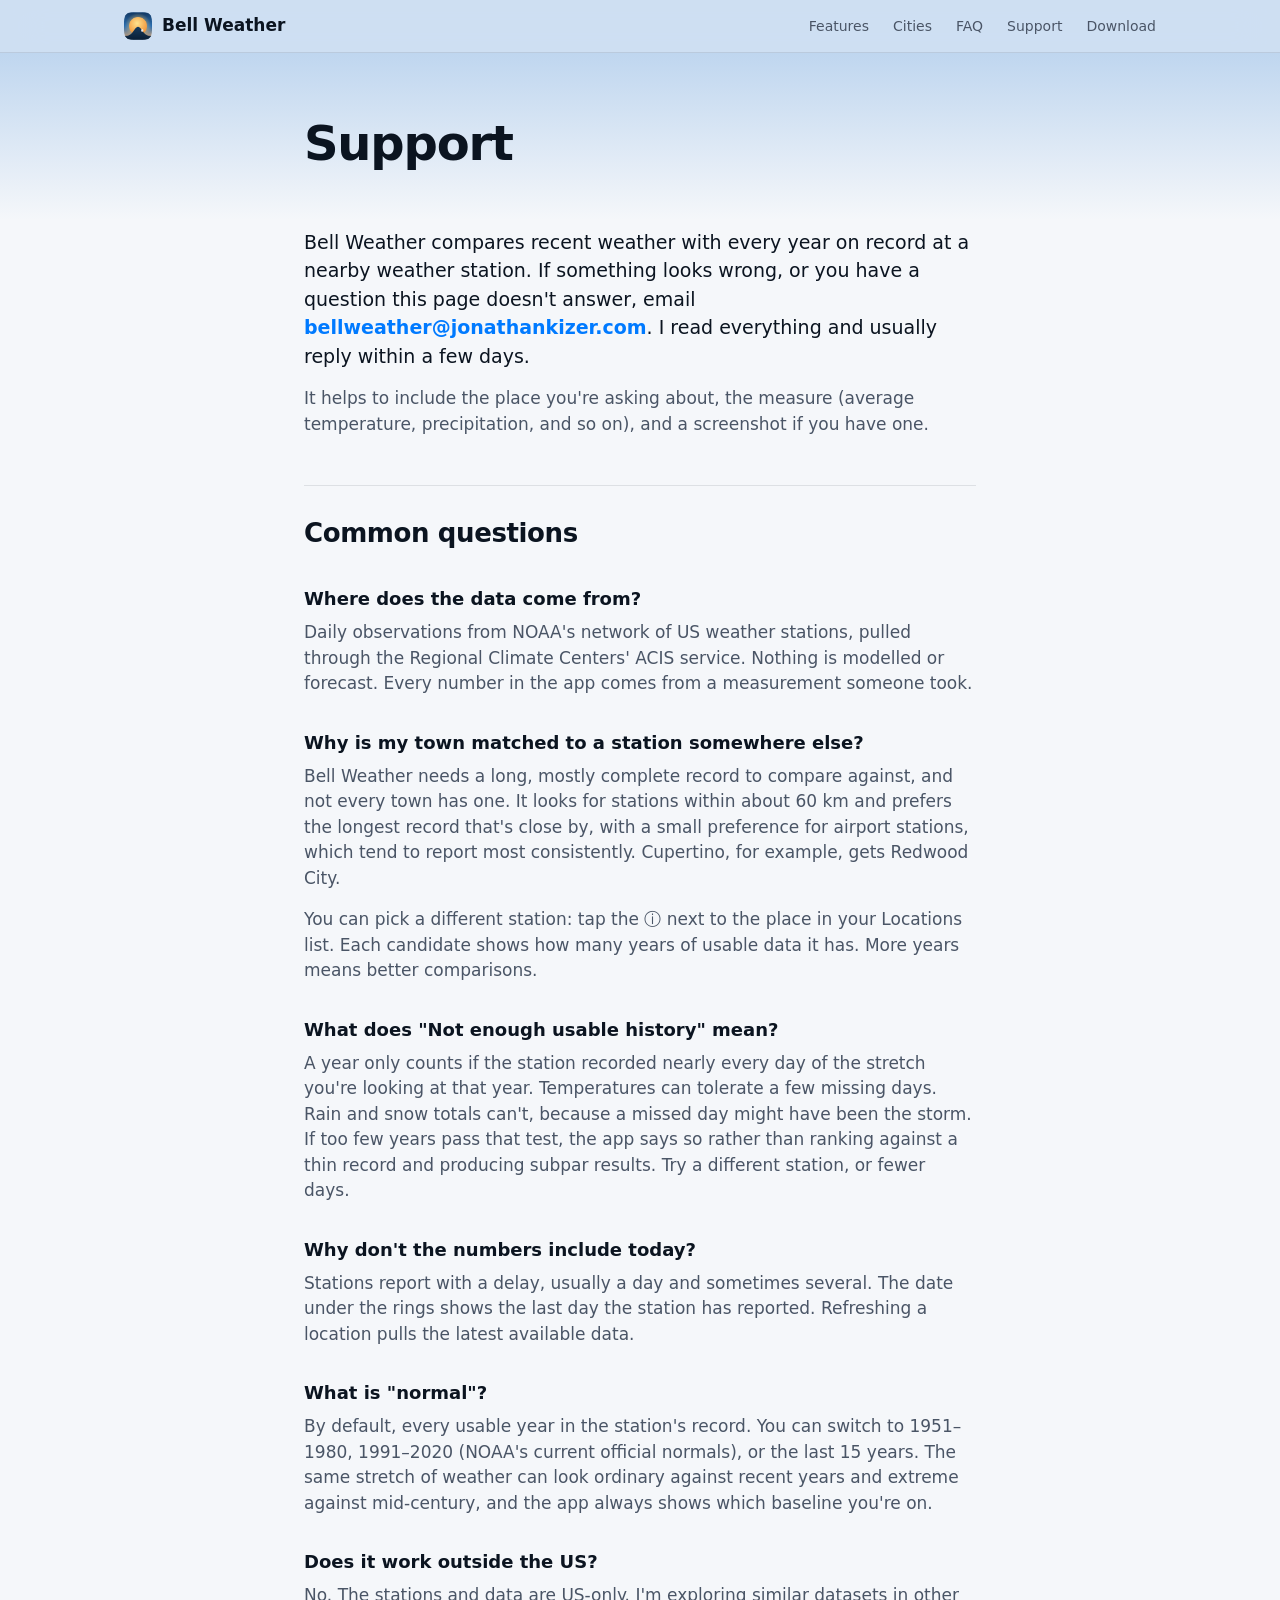
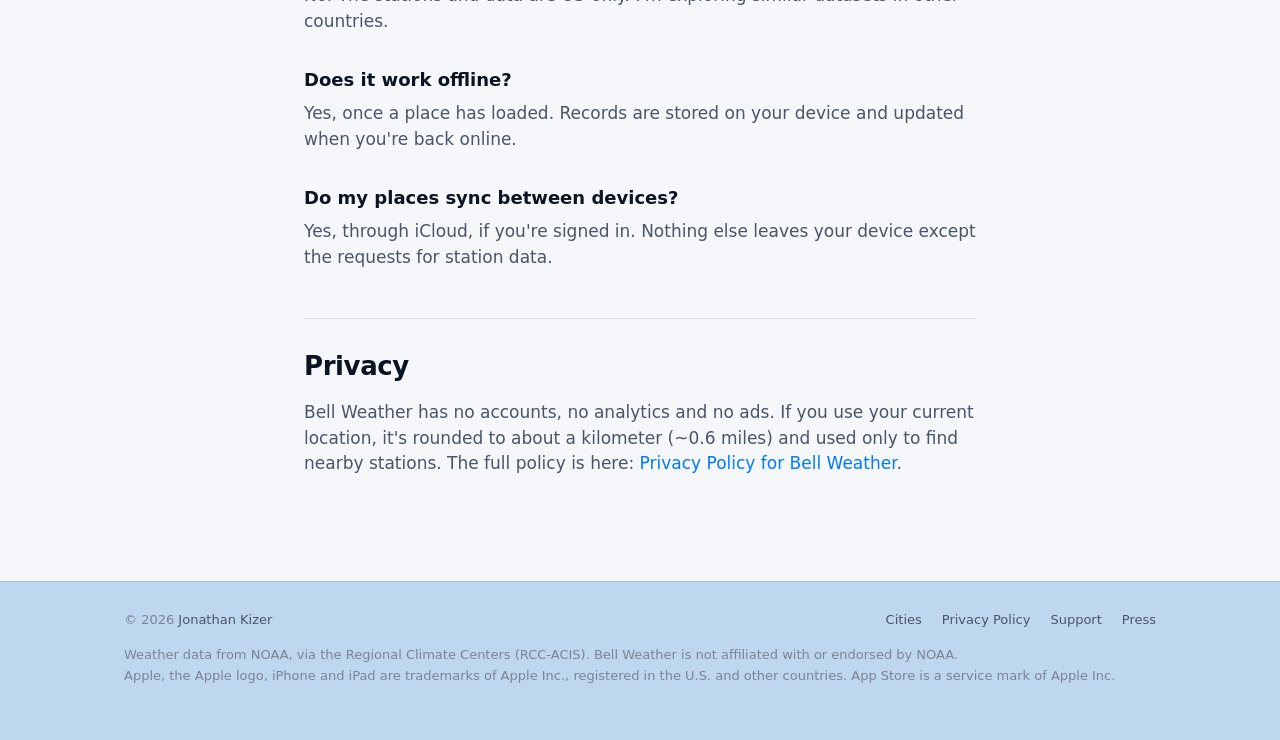
<file: support.html>
<!doctype html>
<html lang="en">
<head>
  <meta charset="utf-8">
  <meta name="viewport" content="width=device-width, initial-scale=1">
  <title>Bell Weather Support</title>
  <meta name="description" content="Help with Bell Weather: where the data comes from, how stations are chosen, and how to get in touch.">
  <meta name="apple-itunes-app" content="app-id=6799502613">
  <meta name="theme-color" content="#bfd6ef" media="(prefers-color-scheme: light)">
  <meta name="theme-color" content="#0f2743" media="(prefers-color-scheme: dark)">
  <link rel="canonical" href="https://bellweather.dev/support">
  <link rel="icon" type="image/png" href="/assets/img/favicon.png">
  <link rel="apple-touch-icon" href="/assets/img/apple-touch-icon.png">
  <link rel="stylesheet" href="/assets/style.css?v=3">
</head>
<body>

<nav class="nav">
  <div class="wrap">
    <a class="brand" href="/"><img src="/assets/img/apple-touch-icon.png" alt="">Bell Weather</a>
    <ul>
      <li class="hide-sm"><a href="/#features">Features</a></li>
      <li class="hide-sm"><a href="/weather/">Cities</a></li>
      <li><a href="/#faq">FAQ</a></li>
      <li><a href="/support">Support</a></li>
      <li><a href="https://apps.apple.com/app/apple-store/id6799502613?pt=118929077&amp;ct=site&amp;mt=8">Download</a></li>
    </ul>
  </div>
</nav>

<header class="doc-head">
  <div class="wrap">
    <h1>Support</h1>
  </div>
</header>

<main class="doc">
  <div class="wrap">
    <p class="lead">Bell Weather compares recent weather with every year on record at a nearby weather station. If something looks wrong, or you have a question this page doesn't answer, email <strong><a href="mailto:bellweather@jonathankizer.com?subject=Bell%20Weather">bellweather@jonathankizer.com</a></strong>. I read everything and usually reply within a few days.</p>
    <p>It helps to include the place you're asking about, the measure (average temperature, precipitation, and so on), and a screenshot if you have one.</p>

    <h2>Common questions</h2>

    <h3>Where does the data come from?</h3>
    <p>Daily observations from NOAA's network of US weather stations, pulled through the Regional Climate Centers' ACIS service. Nothing is modelled or forecast. Every number in the app comes from a measurement someone took.</p>

    <h3>Why is my town matched to a station somewhere else?</h3>
    <p>Bell Weather needs a long, mostly complete record to compare against, and not every town has one. It looks for stations within about 60 km and prefers the longest record that's close by, with a small preference for airport stations, which tend to report most consistently. Cupertino, for example, gets Redwood City.</p>
    <p>You can pick a different station: tap the ⓘ next to the place in your Locations list. Each candidate shows how many years of usable data it has. More years means better comparisons.</p>

    <h3>What does "Not enough usable history" mean?</h3>
    <p>A year only counts if the station recorded nearly every day of the stretch you're looking at that year. Temperatures can tolerate a few missing days. Rain and snow totals can't, because a missed day might have been the storm. If too few years pass that test, the app says so rather than ranking against a thin record and producing subpar results. Try a different station, or fewer days.</p>

    <h3>Why don't the numbers include today?</h3>
    <p>Stations report with a delay, usually a day and sometimes several. The date under the rings shows the last day the station has reported. Refreshing a location pulls the latest available data.</p>

    <h3>What is "normal"?</h3>
    <p>By default, every usable year in the station's record. You can switch to 1951–1980, 1991–2020 (NOAA's current official normals), or the last 15 years. The same stretch of weather can look ordinary against recent years and extreme against mid-century, and the app always shows which baseline you're on.</p>

    <h3>Does it work outside the US?</h3>
    <p>No. The stations and data are US-only. I'm exploring similar datasets in other countries.</p>

    <h3>Does it work offline?</h3>
    <p>Yes, once a place has loaded. Records are stored on your device and updated when you're back online.</p>

    <h3>Do my places sync between devices?</h3>
    <p>Yes, through iCloud, if you're signed in. Nothing else leaves your device except the requests for station data.</p>

    <h2>Privacy</h2>
    <p>Bell Weather has no accounts, no analytics and no ads. If you use your current location, it's rounded to about a kilometer (~0.6 miles) and used only to find nearby stations. The full policy is here: <a href="/privacy">Privacy Policy for Bell Weather</a>.</p>
  </div>
</main>

<footer>
  <div class="wrap">
    <div class="row">
      <span>© 2026 <a href="https://jonathankizer.com">Jonathan Kizer</a></span>
      <ul>
        <li><a href="/weather/">Cities</a></li>
        <li><a href="/privacy">Privacy Policy</a></li>
        <li><a href="/support">Support</a></li>
        <li><a href="/#press">Press</a></li>
      </ul>
    </div>
    <p class="legal">Weather data from NOAA, via the Regional Climate Centers (RCC-ACIS). Bell Weather is not affiliated with or endorsed by NOAA.<br>
    Apple, the Apple logo, iPhone and iPad are trademarks of Apple Inc., registered in the U.S. and other countries. App Store is a service mark of Apple Inc.</p>
  </div>
</footer>

</body>
</html>
</file>
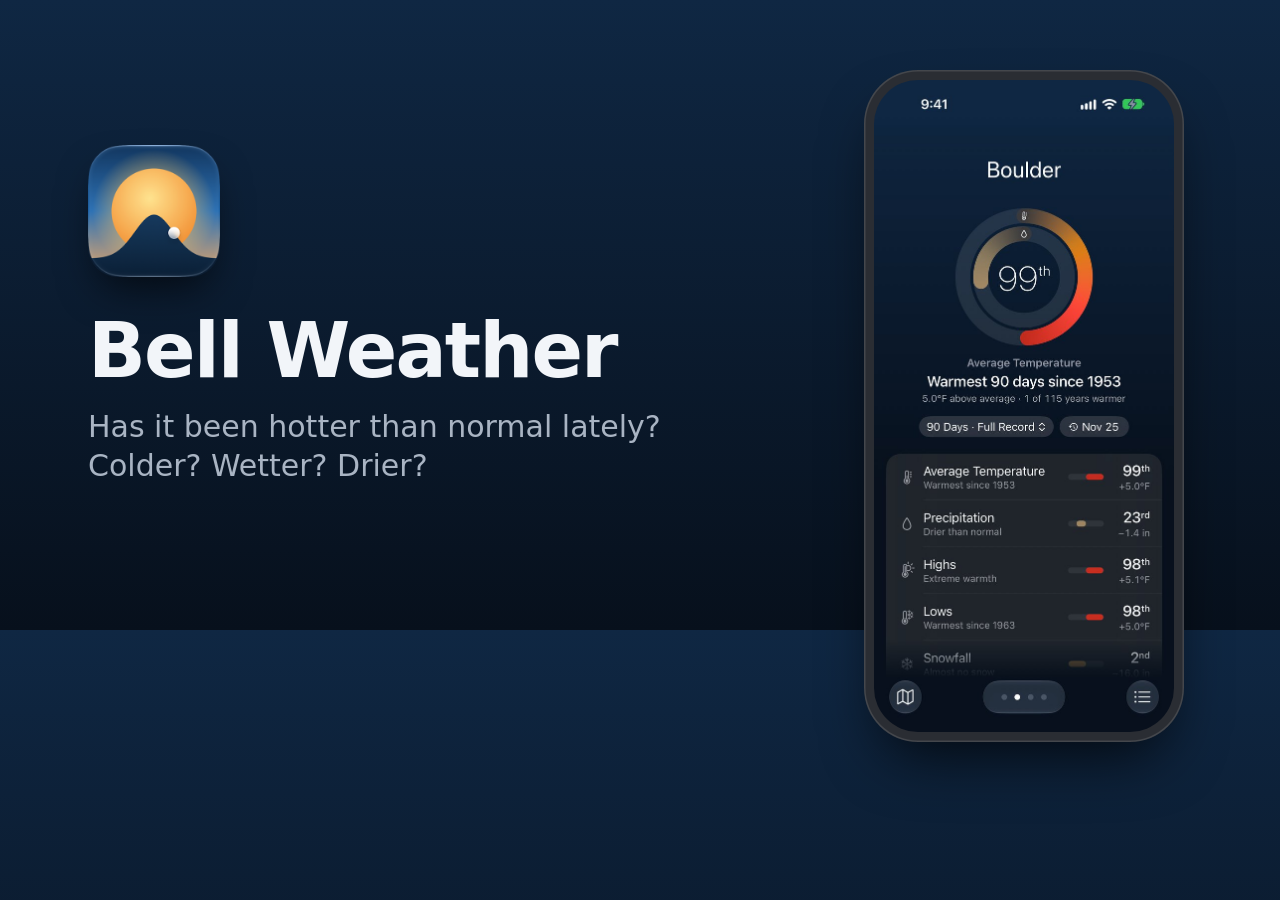
<file: tools/og.html>
<!doctype html><html><head><meta charset="utf-8"><style>
html,body{margin:0;width:1200px;height:630px;overflow:hidden;font-family:-apple-system,BlinkMacSystemFont,"SF Pro Display",system-ui,"Helvetica Neue",sans-serif;-webkit-font-smoothing:antialiased}
body{background:linear-gradient(180deg,#0f2743 0%,#07101c 100%);color:#f2f5f9;display:flex;align-items:center}
.l{padding-left:88px;width:640px}
.l img{width:132px;height:132px;border-radius:30px;box-shadow:0 20px 40px -12px rgba(0,0,0,.7);display:block;margin-bottom:36px}
h1{font-size:76px;letter-spacing:-.025em;margin:0 0 18px;line-height:1}
p{font-size:30px;line-height:1.3;color:#a9b4c3;margin:0}
.r{position:absolute;right:96px;top:70px;width:300px;padding:10px;border-radius:54px;background:#2a2d33;box-shadow:0 30px 60px -20px rgba(0,0,0,.8),inset 0 0 0 1.5px rgba(255,255,255,.12)}
.r img{width:100%;display:block;border-radius:44px}
</style></head><body>
<div class="l"><img src="../assets/img/icon.png"><h1>Bell Weather</h1><p>Has it been hotter than normal lately? Colder? Wetter? Drier?</p></div>
<div class="r"><img src="../assets/img/iphone-01-hero.jpg"></div>
</body></html>
</file>
<file: assets/style.css>
/* Bell Weather — bellweather.dev
   Palette follows the app: the ground is BellWeatherCore's Sky gradient,
   accents are iOS system colors. Type is the system font, so Apple devices
   get SF Pro and everything else gets its own UI face. */

:root {
  --sky-top: #bfd6ef;
  --sky-bottom: #e9eff6;
  --bg: #f5f7fa;
  --card: #ffffff;
  --text: #0b1420;
  --text-2: #4a5566;
  --text-3: #7a8494;
  --rule: rgba(11, 20, 32, 0.1);
  --accent: #007aff;
  --warm: #ff3b30;
  --dry: #a2845e;
  --phone-bezel: #1b1d21;
  --shadow: 0 30px 60px -20px rgba(15, 39, 67, 0.35), 0 12px 24px -12px rgba(15, 39, 67, 0.25);
  color-scheme: light dark;
}

@media (prefers-color-scheme: dark) {
  :root:not([data-theme="light"]) {
    --sky-top: #0f2743;
    --sky-bottom: #07101c;
    --bg: #07101c;
    --card: #111a27;
    --text: #f2f5f9;
    --text-2: #a9b4c3;
    --text-3: #758195;
    --rule: rgba(255, 255, 255, 0.1);
    --accent: #0a84ff;
    --warm: #ff453a;
    --phone-bezel: #2a2d33;
    --shadow: 0 30px 60px -20px rgba(0, 0, 0, 0.7), 0 12px 24px -12px rgba(0, 0, 0, 0.5);
  }
}

:root[data-theme="dark"] {
  --sky-top: #0f2743;
  --sky-bottom: #07101c;
  --bg: #07101c;
  --card: #111a27;
  --text: #f2f5f9;
  --text-2: #a9b4c3;
  --text-3: #758195;
  --rule: rgba(255, 255, 255, 0.1);
  --accent: #0a84ff;
  --warm: #ff453a;
  --phone-bezel: #2a2d33;
  --shadow: 0 30px 60px -20px rgba(0, 0, 0, 0.7), 0 12px 24px -12px rgba(0, 0, 0, 0.5);
}

* { box-sizing: border-box; }

html { -webkit-text-size-adjust: 100%; scroll-behavior: smooth; }

body {
  margin: 0;
  background: var(--bg);
  color: var(--text);
  font: 17px/1.5 -apple-system, BlinkMacSystemFont, "SF Pro Text", system-ui, "Segoe UI", Roboto, "Helvetica Neue", sans-serif;
  -webkit-font-smoothing: antialiased;
}

a { color: var(--accent); text-decoration: none; }
a:hover { text-decoration: underline; }

img { display: block; max-width: 100%; height: auto; }

.wrap { max-width: 1080px; margin: 0 auto; padding: 0 24px; }

/* ---------- Nav ---------- */

.nav {
  position: sticky;
  top: env(safe-area-inset-top, 0px);
  z-index: 10;
  backdrop-filter: saturate(180%) blur(20px);
  -webkit-backdrop-filter: saturate(180%) blur(20px);
  background: color-mix(in srgb, var(--sky-top) 72%, transparent);
  border-bottom: 1px solid var(--rule);
}
.nav .wrap { display: flex; align-items: center; justify-content: space-between; height: 52px; }
.nav .brand { display: flex; align-items: center; gap: 10px; color: var(--text); font-weight: 600; font-size: 17px; }
.nav .brand:hover { text-decoration: none; }
.nav .brand img { width: 28px; height: 28px; border-radius: 7px; }
.nav ul { display: flex; gap: 24px; list-style: none; margin: 0; padding: 0; font-size: 14px; }
.nav ul a { color: var(--text-2); }
.nav ul a:hover { color: var(--text); text-decoration: none; }

/* ---------- Hero ---------- */

.hero {
  background: linear-gradient(180deg, var(--sky-top) 0%, var(--sky-bottom) 70%, var(--bg) 100%);
  text-align: center;
  padding: 64px 0 0;
  overflow: hidden;
}
.hero .icon {
  width: 128px;
  height: 128px;
  margin: 0 auto 28px;
  border-radius: 28px;
  box-shadow: var(--shadow);
}
.hero h1 {
  font-size: clamp(44px, 7vw, 72px);
  line-height: 1.05;
  letter-spacing: -0.025em;
  font-weight: 700;
  margin: 0 0 16px;
}
.hero .lede {
  font-size: clamp(19px, 2.4vw, 24px);
  line-height: 1.35;
  color: var(--text-2);
  max-width: 34em;
  margin: 0 auto 32px;
  text-wrap: balance;
}
.badge { display: inline-block; }
.badge img { height: 54px; width: auto; }
.badge:hover { opacity: 0.85; }
.hero .fine { font-size: 14px; color: var(--text-3); margin: 14px 0 0; }

.phones {
  display: flex;
  justify-content: center;
  align-items: flex-end;
  gap: 32px;
  margin-top: 56px;
  padding-bottom: 88px;
}
.phones .phone:nth-child(1), .phones .phone:nth-child(3) { width: 250px; transform: translateY(48px); opacity: 0.95; }
.phones .phone:nth-child(2) { width: 300px; }

/* ---------- Phone frame ---------- */

.phone {
  position: relative;
  width: 300px;
  aspect-ratio: 603 / 1311;
  padding: 10px;
  border-radius: 54px;
  background: var(--phone-bezel);
  box-shadow: var(--shadow), inset 0 0 0 1.5px rgba(255, 255, 255, 0.12);
  flex: none;
}
.phone img {
  width: 100%;
  height: 100%;
  object-fit: cover;
  border-radius: 44px;
}

/* ---------- Features ---------- */

.feature {
  display: grid;
  grid-template-columns: 1fr 1fr;
  align-items: center;
  gap: 64px;
  padding: 72px 0;
  border-top: 1px solid var(--rule);
}
.feature:first-of-type { border-top: 0; }
.feature .media { display: flex; justify-content: center; }
.feature.flip .media { order: -1; }
.feature .eyebrow {
  font-size: 13px;
  font-weight: 600;
  letter-spacing: 0.08em;
  text-transform: uppercase;
  color: var(--text-3);
  margin: 0 0 10px;
}
.feature h2 {
  font-size: clamp(30px, 4vw, 40px);
  line-height: 1.12;
  letter-spacing: -0.02em;
  margin: 0 0 18px;
}
.feature p { color: var(--text-2); margin: 0 0 14px; max-width: 30em; }

.wide {
  padding: 72px 0;
  border-top: 1px solid var(--rule);
  text-align: center;
}
.wide h2 { font-size: clamp(30px, 4vw, 40px); letter-spacing: -0.02em; margin: 0 0 14px; }
.wide > .wrap > p { color: var(--text-2); max-width: 36em; margin: 0 auto 48px; }
.devices { display: flex; justify-content: center; align-items: flex-end; gap: 32px; }
.tablet {
  width: 330px;
  padding: 14px;
  border-radius: 36px;
  background: var(--phone-bezel);
  box-shadow: var(--shadow), inset 0 0 0 1.5px rgba(255, 255, 255, 0.12);
}
.tablet img { border-radius: 22px; }
.fold {
  width: 600px;
  padding: 12px;
  border-radius: 32px;
  background: var(--phone-bezel);
  box-shadow: var(--shadow), inset 0 0 0 1.5px rgba(255, 255, 255, 0.12);
}
.fold img { border-radius: 20px; }
.devices figure { margin: 0; }
.devices figcaption { font-size: 14px; color: var(--text-3); margin-top: 14px; }

/* ---------- Review quote ---------- */

.quote {
  padding: 88px 0;
  border-top: 1px solid var(--rule);
  text-align: center;
}
.quote figure { margin: 0 auto; max-width: 760px; }
.quote blockquote { margin: 0; }
.quote blockquote p {
  font-size: clamp(24px, 3.2vw, 32px);
  line-height: 1.3;
  letter-spacing: -0.015em;
  font-weight: 600;
  margin: 0;
  text-wrap: balance;
}
.quote blockquote p::before { content: "“"; }
.quote blockquote p::after { content: "”"; }
.quote figcaption { font-size: 15px; color: var(--text-3); margin-top: 20px; }

/* ---------- Also ---------- */

.also {
  padding: 72px 0;
  border-top: 1px solid var(--rule);
}
.also h2 { font-size: 28px; letter-spacing: -0.015em; margin: 0 0 28px; }
.grid {
  display: grid;
  grid-template-columns: repeat(3, 1fr);
  gap: 16px;
}
.tile {
  background: var(--card);
  border: 1px solid var(--rule);
  border-radius: 20px;
  padding: 22px 22px 20px;
}
.tile svg { width: 26px; height: 26px; color: var(--accent); margin-bottom: 12px; }
.tile h3 { font-size: 17px; margin: 0 0 6px; }
.tile p { font-size: 15px; color: var(--text-2); margin: 0; }

/* ---------- FAQ ---------- */

.faq { padding: 72px 0; border-top: 1px solid var(--rule); }
.faq .wrap { max-width: 760px; }
.faq h2 { font-size: clamp(30px, 4vw, 40px); letter-spacing: -0.02em; margin: 0 0 24px; }
.faq details { border-bottom: 1px solid var(--rule); }
.faq details:first-of-type { border-top: 1px solid var(--rule); }
.faq summary {
  list-style: none;
  cursor: pointer;
  padding: 18px 32px 18px 0;
  font-weight: 600;
  position: relative;
}
.faq summary::-webkit-details-marker { display: none; }
.faq summary::after {
  content: "";
  position: absolute;
  right: 6px;
  top: 50%;
  width: 8px;
  height: 8px;
  border-right: 2px solid var(--text-3);
  border-bottom: 2px solid var(--text-3);
  transform: translateY(-70%) rotate(45deg);
  transition: transform 0.2s;
}
.faq details[open] summary::after { transform: translateY(-30%) rotate(-135deg); }
.faq details > div { padding: 0 0 20px; color: var(--text-2); }
.faq details > div p { margin: 0 0 12px; }
.faq details > div p:last-child { margin-bottom: 0; }

/* ---------- Press ---------- */

.press { padding: 72px 0; border-top: 1px solid var(--rule); }
.press .wrap { max-width: 760px; }
.press h2 { font-size: 28px; letter-spacing: -0.015em; margin: 0 0 12px; }
.press p { color: var(--text-2); }
.press ul { padding-left: 1.2em; color: var(--text-2); }
.press li { margin: 6px 0; }

/* ---------- CTA + footer ---------- */

.cta {
  text-align: center;
  padding: 88px 0 96px;
  background: linear-gradient(0deg, var(--sky-top) 0%, var(--bg) 100%);
}
.cta img.icon { width: 88px; height: 88px; border-radius: 20px; margin: 0 auto 20px; box-shadow: var(--shadow); }
.cta h2 { font-size: clamp(28px, 4vw, 36px); letter-spacing: -0.02em; margin: 0 0 24px; }

footer {
  background: var(--sky-top);
  border-top: 1px solid var(--rule);
  font-size: 13px;
  color: var(--text-3);
  padding: 28px 0 40px;
}
footer .row { display: flex; flex-wrap: wrap; justify-content: space-between; gap: 12px 24px; }
footer ul { display: flex; flex-wrap: wrap; gap: 20px; list-style: none; margin: 0; padding: 0; }
footer a { color: var(--text-2); }
footer .legal { margin-top: 16px; line-height: 1.6; }

/* ---------- Small screens ---------- */

@media (max-width: 860px) {
  .feature { grid-template-columns: 1fr; gap: 40px; padding: 56px 0; text-align: center; }
  .feature p { margin-left: auto; margin-right: auto; }
  .feature.flip .media { order: 0; }
  .grid { grid-template-columns: 1fr 1fr; }
  .devices { flex-direction: column; align-items: center; gap: 40px; }
  .tablet { width: min(100%, 330px); }
  .fold { width: min(100%, 600px); }
}

@media (max-width: 600px) {
  .wrap { padding: 0 16px; }
  .nav ul { gap: 16px; }
  .nav ul li.hide-sm { display: none; }
  .hero { padding-top: 48px; }
  .hero .icon { width: 104px; height: 104px; border-radius: 23px; }
  .phones { gap: 0; margin-top: 48px; }
  .phones .phone:nth-child(1), .phones .phone:nth-child(3) { display: none; }
  .phones .phone:nth-child(2) { width: 260px; }
  .phones { padding-bottom: 56px; }
  /* the hero already shows this screen */
  .feature:first-of-type .media { display: none; }
  .phone { width: 260px; border-radius: 46px; padding: 9px; }
  .phone img { border-radius: 37px; }
  .grid { grid-template-columns: 1fr; }
  .quote { padding: 64px 0; }
  footer .row { flex-direction: column; }
}

@media (prefers-reduced-motion: reduce) {
  html { scroll-behavior: auto; }
}

/* ---------- Text pages (support, privacy) ---------- */

.doc-head {
  background: linear-gradient(180deg, var(--sky-top) 0%, var(--bg) 100%);
  padding: 64px 0 40px;
}
.doc-head .wrap, .doc .wrap { max-width: 720px; }
.doc-head h1 { font-size: clamp(36px, 5vw, 48px); letter-spacing: -0.025em; line-height: 1.1; margin: 0 0 10px; text-wrap: balance; }
.doc-head .meta { color: var(--text-3); font-size: 15px; margin: 0; }
.doc { padding: 8px 0 88px; }
.doc p, .doc li { color: var(--text-2); }
.doc p { margin: 0 0 16px; }
.doc strong { color: var(--text); }
.doc h2 { font-size: 26px; letter-spacing: -0.015em; margin: 48px 0 14px; padding-top: 28px; border-top: 1px solid var(--rule); }
.doc h3 { font-size: 18px; margin: 32px 0 8px; }
.doc ul { padding-left: 1.2em; margin: 0 0 16px; }
.doc li { margin: 6px 0; }
.doc code { font: 15px ui-monospace, "SF Mono", Menlo, monospace; background: var(--card); border: 1px solid var(--rule); border-radius: 6px; padding: 1px 6px; }
.doc .lead { font-size: 19px; line-height: 1.5; color: var(--text); }

/* ---------- City pages (/weather/) ---------- */

.dot, .strip .now { --c: var(--l); }
@media (prefers-color-scheme: dark) {
  :root:not([data-theme="light"]) .dot, :root:not([data-theme="light"]) .strip .now { --c: var(--d); }
}
:root[data-theme="dark"] .dot, :root[data-theme="dark"] .strip .now { --c: var(--d); }

.dot {
  display: inline-block;
  width: 10px;
  height: 10px;
  border-radius: 50%;
  background: var(--c);
  box-shadow: inset 0 0 0 1px var(--rule);
  margin-right: 8px;
  flex: none;
}

.city-head {
  background: linear-gradient(180deg, var(--sky-top) 0%, var(--bg) 100%);
  padding: 56px 0 36px;
}
.city-head .wrap, .city .wrap { max-width: 760px; }
.city-head .crumbs { font-size: 14px; color: var(--text-3); margin: 0 0 14px; }
.city-head h1 { font-size: clamp(30px, 4.6vw, 44px); letter-spacing: -0.025em; line-height: 1.1; margin: 0 0 22px; text-wrap: balance; }
.city-head .verdict { font-size: clamp(22px, 3vw, 28px); font-weight: 600; letter-spacing: -0.015em; margin: 0 0 8px; }
.city-head .lede { font-size: 19px; line-height: 1.45; color: var(--text-2); margin: 0 0 14px; }
/* The app's opening read: the percentile, large and light, then the words. */
.city-head .read { display: flex; align-items: flex-start; gap: 28px; margin: 0 0 6px; }
.city-head .numeral { font-size: 104px; font-weight: 200; line-height: 0.9; letter-spacing: -0.04em; margin: 0; font-variant-numeric: tabular-nums; white-space: nowrap; }
.city-head .numeral sup { font-size: 0.3em; font-weight: 400; letter-spacing: 0; vertical-align: top; position: relative; top: 0.25em; margin-left: 2px; }
.city-head .numeral small { display: block; font-size: 12px; font-weight: 600; letter-spacing: 0.08em; text-transform: uppercase; color: var(--text-3); margin-top: 10px; }
.city-head .fine { font-size: 14px; color: var(--text-3); margin: 0; }

.city { padding: 8px 0 72px; }
.city h2 { font-size: 22px; letter-spacing: -0.015em; margin: 0 0 12px; }
.city h2.group { margin: 48px 0 4px; padding-top: 28px; border-top: 1px solid var(--rule); }
.city p { color: var(--text-2); margin: 0 0 14px; }

.glance { margin-top: 28px; }
.glance .scroll { overflow-x: auto; margin: 0 -16px; padding: 0 16px; }
.glance table { width: 100%; min-width: 520px; border-collapse: collapse; font-size: 15px; }
.glance th, .glance td { text-align: left; padding: 10px 12px 10px 0; border-top: 1px solid var(--rule); vertical-align: top; }
.glance thead th { border-top: 0; font-size: 13px; font-weight: 600; color: var(--text-3); }
.glance tbody th { font-weight: 600; white-space: nowrap; }
.glance .cell { display: flex; align-items: baseline; }
.glance td small { display: block; color: var(--text-3); font-size: 13px; }
.cities .name small { font-weight: 400; color: var(--text-3); font-size: 13px; margin-left: 4px; }
.glance td.none { color: var(--text-3); }

.metric { background: var(--card); border: 1px solid var(--rule); border-radius: 18px; padding: 22px 22px 10px; margin-top: 18px; }
.metric h2 { font-size: 13px; font-weight: 600; letter-spacing: 0.08em; text-transform: uppercase; color: var(--text-3); margin: 0 0 6px; }
.metric .verdict { font-size: 22px; font-weight: 600; letter-spacing: -0.015em; color: var(--text); margin: 0 0 2px; }
.metric .stat { font-size: 15px; margin: 0 0 6px; }
.metric p { font-size: 15px; }

.strip { margin: 10px 0 14px; }
.strip svg { display: block; width: 100%; height: auto; overflow: visible; }
.strip .ticks line { stroke: var(--text-3); stroke-width: 1.5; opacity: 0.45; }
.strip .mean { fill: var(--text-3); }
.strip .now { fill: var(--c); stroke: var(--text); stroke-width: 2; }
.strip text { font-size: 12px; fill: var(--text-3); }
.strip text.year { font-weight: 600; fill: var(--text); }
.strip figcaption { display: flex; justify-content: space-between; font-size: 13px; color: var(--text-2); }
.strip figcaption span:last-child { text-align: right; }
.strip figcaption small { display: block; color: var(--text-3); font-size: 12px; }

.in-app { font-size: 15px; margin: 22px 4px 0; }

.notes, .more { margin-top: 48px; padding-top: 28px; border-top: 1px solid var(--rule); }
.notes p { font-size: 15px; }

.cities { list-style: none; margin: 0 0 16px; padding: 0; }
.cities li { border-top: 1px solid var(--rule); }
.cities li:first-child { border-top: 0; }
.cities a { display: flex; align-items: center; gap: 4px; padding: 10px 0; color: var(--text); }
.cities a:hover { text-decoration: none; }
.cities a:hover .name { text-decoration: underline; }
.cities .name { font-weight: 600; margin-right: auto; }
.cities .says { color: var(--text-2); font-size: 15px; text-align: right; }
.cities .pct { color: var(--text-3); font-size: 13px; width: 3.2em; text-align: right; font-variant-numeric: tabular-nums; }

.more.all .state { margin-top: 28px; }
.more.all h3 { font-size: 17px; margin: 0 0 4px; }
.more.all h3 a { color: var(--text); }

.cta p { color: var(--text-2); max-width: 30em; margin: -8px auto 24px; text-wrap: balance; }

@media (max-width: 600px) {
  .city-head { padding-top: 36px; }
  .city-head .read { gap: 18px; }
  .city-head .numeral { font-size: 76px; }
  .city-head .lede { font-size: 17px; }
  .metric { padding: 18px 16px 6px; border-radius: 16px; }
  .cities .says { font-size: 14px; }
  /* The metric's name on its own line, the three stretches under it. */
  .glance .scroll { overflow: visible; }
  .glance table, .glance thead, .glance tbody { display: block; min-width: 0; }
  .glance tr { display: grid; grid-template-columns: repeat(3, 1fr); column-gap: 8px; }
  .glance thead th:first-child { display: none; }
  .glance tbody th { grid-column: 1 / -1; padding-bottom: 0; }
  .glance tbody td { border-top: 0; padding-top: 4px; font-size: 14px; }
  .glance .dot { margin-right: 6px; }
  /* The drawing is half size here, so its labels are doubled. */
  .strip { margin-top: 22px; }
  .strip text { font-size: 21px; }
}
</file>
